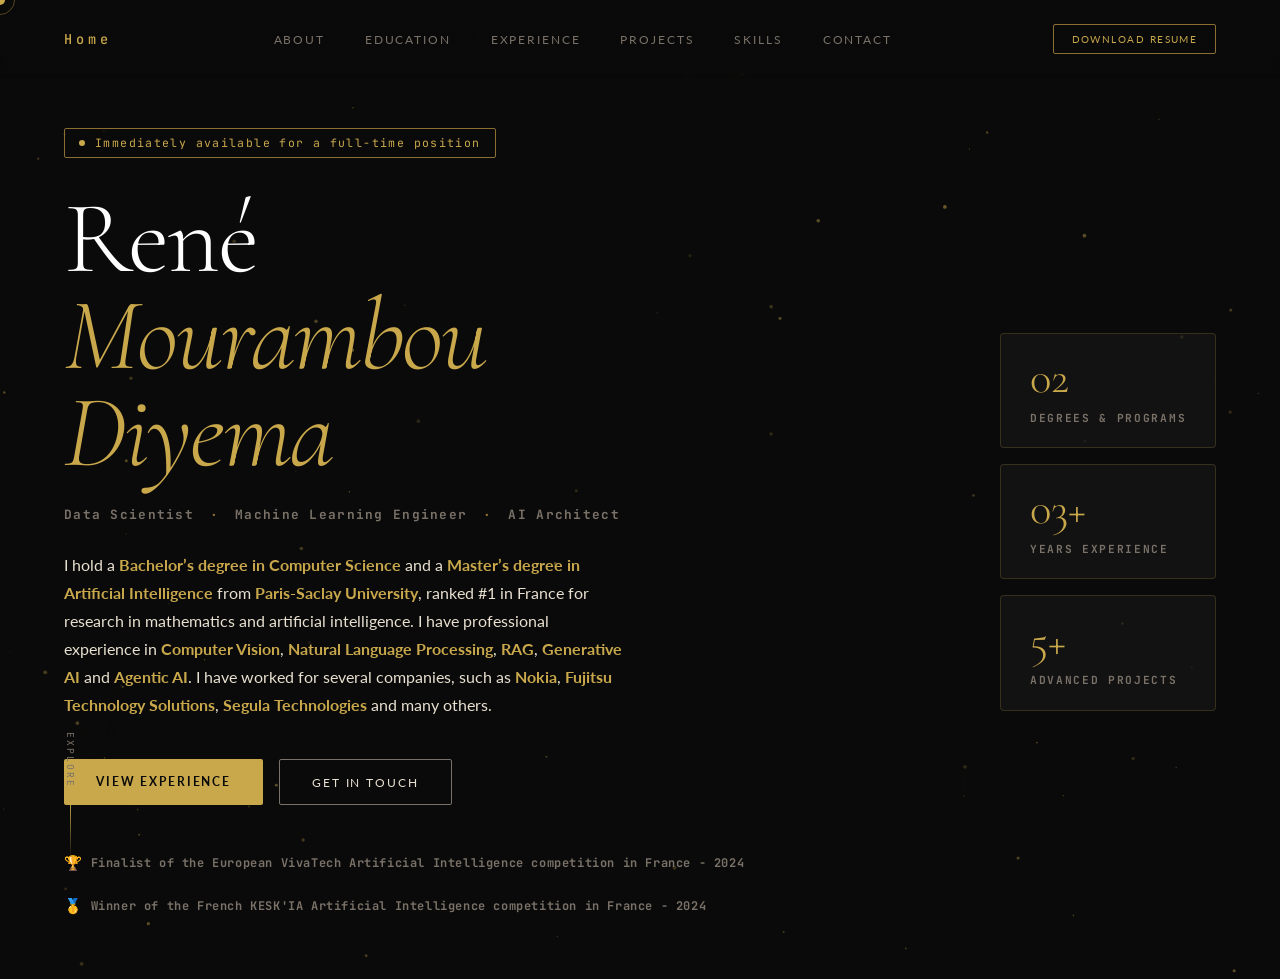
<file: index.html>
<!DOCTYPE html>
<html lang="en">
<head>
  <meta charset="UTF-8" />
  <meta name="viewport" content="width=device-width, initial-scale=1.0"/>
  <title>René Mourambou Diyema — Data Scientist — ML Engineer</title>
  <link rel="preconnect" href="https://fonts.googleapis.com"/>
  <link rel="preconnect" href="https://fonts.gstatic.com" crossorigin/>
  <link href="https://fonts.googleapis.com/css2?family=Cormorant+Garamond:ital,wght@0,300;0,400;0,600;1,300;1,400&family=JetBrains+Mono:wght@300;400;500&family=Lato:wght@300;400;700&display=swap" rel="stylesheet"/>
  <link rel="stylesheet" href="css/index.css"/>
</head>
<body>
  <div class="cursor" id="cursor"></div>
  <div class="cursor-trail" id="cursorTrail"></div>

  <nav class="nav">
    <div class="nav-logo">Home</div>
    <div class="nav-links">
      <a href="about.html">About</a>
      <a href="education.html">Education</a>
      <a href="experience.html">Experience</a>
      <a href="projects.html">Projects</a>
      <a href="skills.html">Skills</a>
      <a href="contact.html">Contact</a>
    </div>
    <a href="resume/Resume_Full_Time_Position_AI_2026.pdf" download class="nav-cv-btn">Download Resume</a>
    <button class="nav-burger" id="navBurger" aria-label="Menu">
      <span></span><span></span><span></span>
    </button>
  </nav>

  <div class="mobile-menu" id="mobileMenu">
    <a href="about.html">About</a>
    <a href="education.html">Education</a>
    <a href="experience.html">Experience</a>
    <a href="projects.html">Projects</a>
    <a href="skills.html">Skills</a>
    <a href="contact.html">Contact</a>
    <a href="resume/Resume_Full_Time_Position_AI_2026.pdf" download class="mobile-cv-btn">Download Resume</a>
  </div>

  <main class="hero">
    <div class="hero-bg">
      <canvas id="particleCanvas"></canvas>
    </div>

    <div class="hero-content">
      <div class="hero-tag animate-in" style="--delay:0.1s">
        <span class="dot"></span> Immediately available for a full-time position
      </div>

      <h1 class="hero-name animate-in" style="--delay:0.3s">
        René<br/>
        <em>Mourambou</em><br/>
        <em>Diyema</em><br/>
      </h1>

      <div class="hero-title animate-in" style="--delay:0.5s">
        <span>Data Scientist</span>
        <span class="separator">·</span>
        <span>Machine Learning Engineer</span>
        <span class="separator">·</span>
        <span>AI Architect</span>
      </div>

      <p class="hero-desc animate-in" style="--delay:0.7s">
        I hold a <strong>Bachelor’s degree in Computer Science</strong> and a <strong> Master’s degree in Artificial Intelligence </strong> from <strong>Paris-Saclay University</strong>, ranked #1 in France for research in mathematics and artificial intelligence. 
        I have professional experience in <strong>Computer Vision</strong>, <strong>Natural Language Processing</strong>, <strong>RAG</strong>, <strong>Generative AI</strong> and <strong>Agentic AI</strong>.
        I have worked for several companies, such as <strong>Nokia</strong>, <strong>Fujitsu Technology Solutions</strong>, <strong>Segula Technologies</strong> and many others.
      </p>

      <div class="hero-actions animate-in" style="--delay:0.9s">
        <a href="experience.html" class="btn-primary">View Experience</a>
        <a href="contact.html" class="btn-secondary">Get in touch</a>
      </div>

      <div class="hero-awards animate-in" style="--delay:1.1s">
        <div class="award">
          <span class="award-icon">🏆</span>
          <span>Finalist of the European VivaTech Artificial Intelligence competition in France - 2024</span>
        </div>
        <div class="award">
          <span class="award-icon">🥇</span>
          <span>Winner of the French KESK'IA Artificial Intelligence competition in France - 2024</span>
        </div>
      </div>
    </div>

    <div class="hero-side animate-in" style="--delay:0.6s">
      <div class="side-card" data-href="education.html">
        <span class="side-num">02</span>
        <span class="side-label">Degrees & Programs</span>
      </div>
      <div class="side-card" data-href="experience.html">
        <span class="side-num">03+</span>
        <span class="side-label">Years Experience</span>
      </div>
      <div class="side-card" data-href="projects.html">
        <span class="side-num">5+</span>
        <span class="side-label">Advanced Projects</span>
      </div>
    </div>
  </main>

  <div class="scroll-hint animate-in" style="--delay:1.4s">
    <span>Explore</span>
    <div class="scroll-line"></div>
  </div>

  <script src="js/index.js"></script>
</body>
</html>
</file>
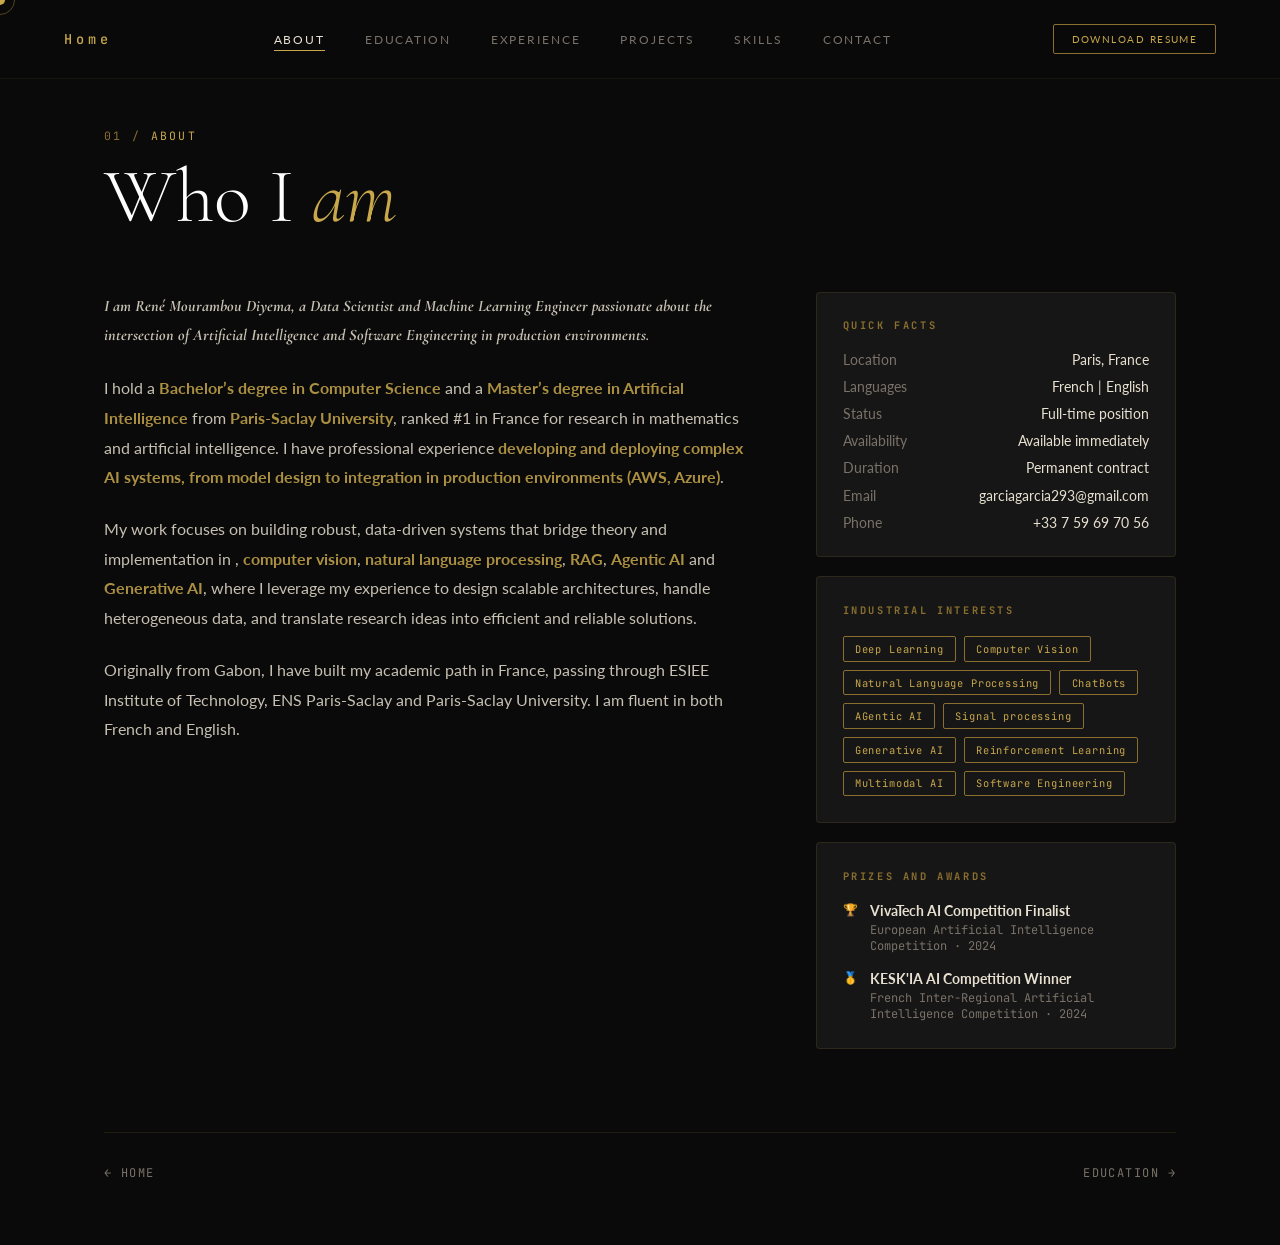
<file: about.html>
<!DOCTYPE html>
<html lang="en">
<head>
  <meta charset="UTF-8"/>
  <meta name="viewport" content="width=device-width, initial-scale=1.0"/>
  <title>About — René Mourambou Diyema</title>
  <link rel="preconnect" href="https://fonts.googleapis.com"/>
  <link rel="preconnect" href="https://fonts.gstatic.com" crossorigin/>
  <link href="https://fonts.googleapis.com/css2?family=Cormorant+Garamond:ital,wght@0,300;0,400;0,600;1,300;1,400&family=JetBrains+Mono:wght@300;400;500&family=Lato:wght@300;400;700&display=swap" rel="stylesheet"/>
  <link rel="stylesheet" href="css/about.css"/>
</head>
<body>
  <div class="cursor" id="cursor"></div>
  <div class="cursor-trail" id="cursorTrail"></div>

  <nav class="nav">
    <a href="index.html" class="nav-logo">Home</a>
    <div class="nav-links">
      <a href="about.html" class="active">About</a>
      <a href="education.html">Education</a>
      <a href="experience.html">Experience</a>
      <a href="projects.html">Projects</a>
      <a href="skills.html">Skills</a>
      <a href="contact.html">Contact</a>
    </div>
    <a href="resume/Resume_Full_Time_Position_AI_2026.pdf" download class="nav-cv-btn">Download Resume</a>
    <button class="nav-burger" id="navBurger" aria-label="Menu">
      <span></span><span></span><span></span>
    </button>
  </nav>

  <div class="mobile-menu" id="mobileMenu">
    <a href="about.html">About</a>
    <a href="education.html">Education</a>
    <a href="experience.html">Experience</a>
    <a href="projects.html">Projects</a>
    <a href="skills.html">Skills</a>
    <a href="contact.html">Contact</a>
    <a href="resume/Resume_Full_Time_Position_AI_2026.pdf" download class="mobile-cv-btn">Download Resume</a>
  </div>

  <main class="page">
    <div class="page-header">
      <div class="page-tag animate-in" style="--delay:0.1s">
        <span class="mono">01 /</span> About
      </div>
      <h1 class="page-title animate-in" style="--delay:0.25s">
        Who I <em>am</em>
      </h1>
    </div>

    <div class="about-grid">
      <div class="about-main animate-in" style="--delay:0.4s">
        <p class="lead">
          I am René Mourambou Diyema, a Data Scientist and Machine Learning Engineer passionate about
          the intersection of Artificial Intelligence and Software Engineering in production environments.
        </p>
        <p>
          I hold a <strong>Bachelor’s degree in Computer Science</strong> and a <strong>Master’s degree in Artificial Intelligence</strong> from 
          <strong>Paris-Saclay University</strong>, ranked #1 in France for research in mathematics and artificial intelligence. 
          I have professional experience <strong>developing and deploying complex AI systems, from model design to integration in production environments (AWS, Azure)</strong>.
        </p>
        <p>
          My work focuses on building robust, data-driven systems that bridge theory and implementation in , <strong>computer vision</strong>, <strong>natural language processing</strong>, <strong>RAG</strong>, <strong>Agentic AI</strong> and <strong>Generative AI</strong>, where I leverage
          my experience to design scalable architectures, handle heterogeneous data, and translate research ideas into efficient and reliable solutions.
        </p>
        <p>
          Originally from Gabon, I have built my academic path in France, passing through
          ESIEE Institute of Technology, ENS Paris-Saclay and Paris-Saclay University.
          I am fluent in both French and English.
        </p>
      </div>

      <div class="about-side">
        <div class="info-card animate-in" style="--delay:0.5s">
          <h3>Quick Facts</h3>
          <ul>
            <li><span class="label">Location</span><span class="value">Paris, France</span></li>
            <li><span class="label">Languages</span><span class="value">French | English</span></li>
            <li><span class="label">Status</span><span class="value">Full-time position</span></li>
            <li><span class="label">Availability</span><span class="value">Available immediately</span></li>
            <li><span class="label">Duration</span><span class="value">Permanent contract</span></li>
            <!--<li><span class="label">Email</span><span class="value">garciagarcia293@gmail.com</span></li>
            <li><span class="label">Phone</span><span class="value">+33 7 59 69 70 56</span></li>-->
            <li><span class="label">Email</span><span class="value" id="aboutEmail">––––––––––––––––––</span></li>
            <li><span class="label">Phone</span><span class="value" id="aboutPhone">––––––––––––––</span></li>
          </ul>
        </div>

        <div class="interests-card animate-in" style="--delay:0.65s">
          <h3>Industrial Interests</h3>
          <div class="tags">
            <span>Deep Learning</span>
            <span>Computer Vision</span>
            <span>Natural Language Processing</span>
            <span>ChatBots</span>
            <span>AGentic AI</span>
            <span>Signal processing</span>
            <span>Generative AI</span>
            <span>Reinforcement Learning</span>
            <span>Multimodal AI</span>
            <span>Software Engineering</span>
            
          </div>
        </div>

        <div class="awards-card animate-in" style="--delay:0.8s">
          <h3>Prizes and Awards</h3>
          <div class="award-item">
            <span class="award-icon">🏆</span>
            <div>
              <strong>VivaTech AI Competition Finalist</strong>
              <span>European Artificial Intelligence Competition · 2024</span>
            </div>
          </div>
          <div class="award-item">
            <span class="award-icon">🥇</span>
            <div>
              <strong>KESK'IA AI Competition Winner</strong>
              <span>French Inter-Regional Artificial Intelligence Competition · 2024</span>
            </div>
          </div>
        </div>
      </div>
    </div>

    <div class="nav-pages animate-in" style="--delay:1s">
      <a href="index.html" class="prev-page">← Home</a>
      <a href="education.html" class="next-page">Education →</a>
    </div>
  </main>

  <script src="js/about.js"></script>
</body>
</html>
</file>
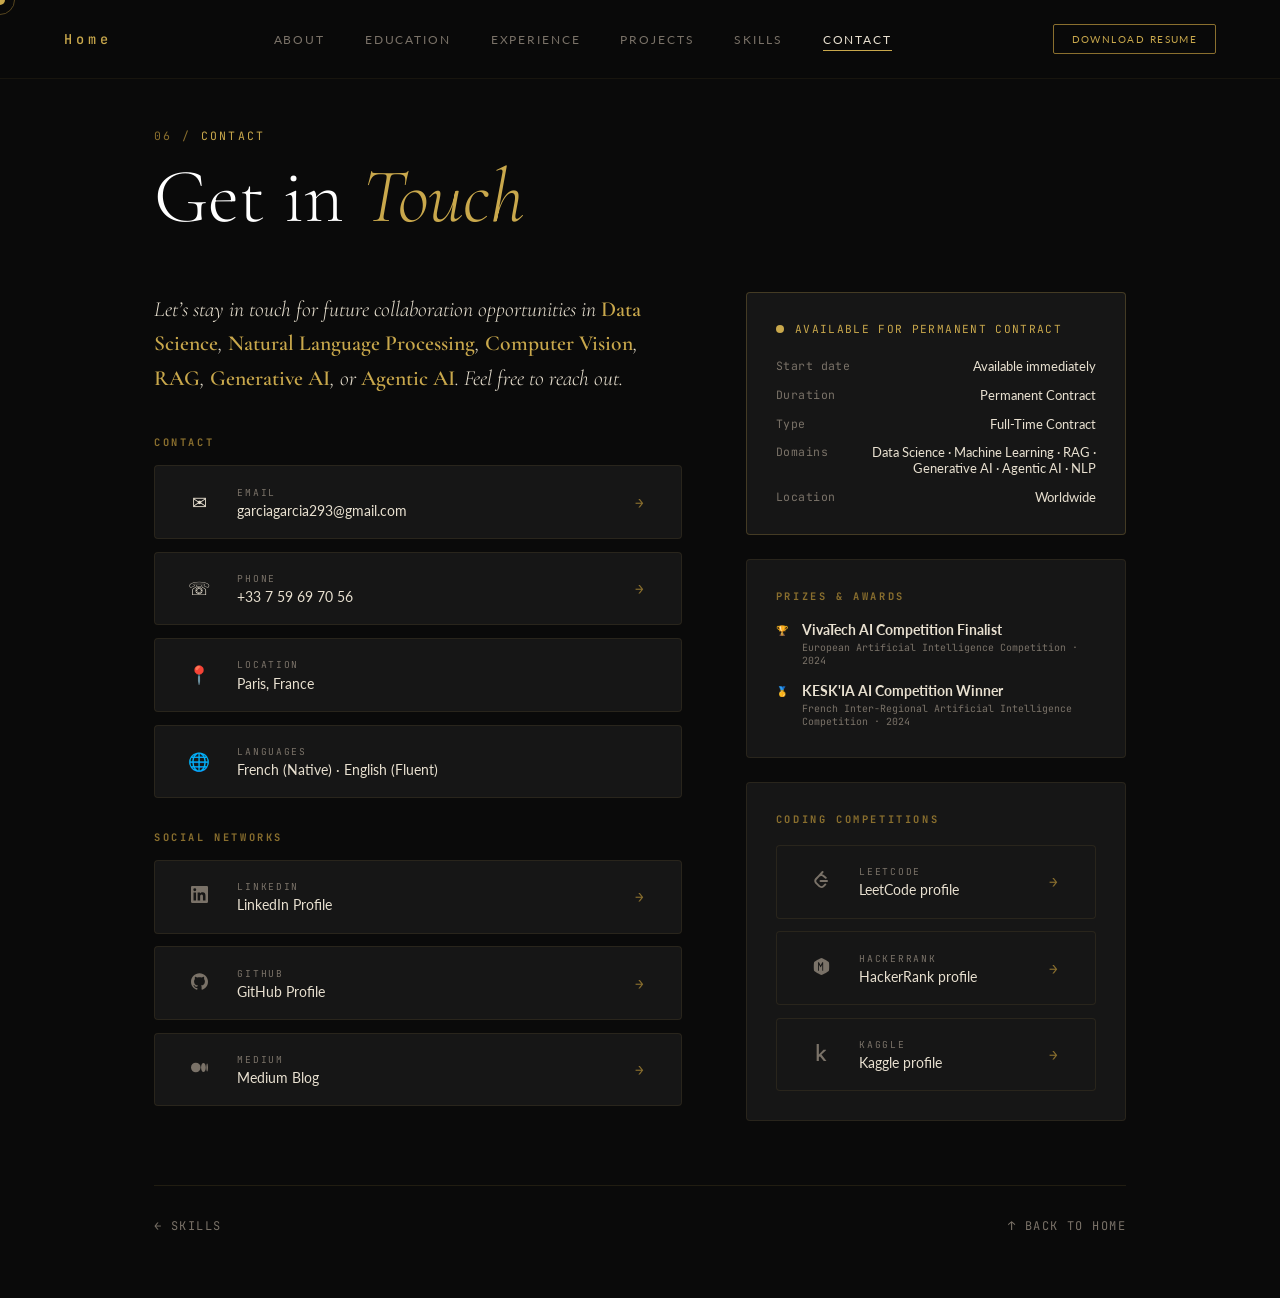
<file: contact.html>
<!DOCTYPE html>
<html lang="en">
<head>
  <meta charset="UTF-8"/>
  <meta name="viewport" content="width=device-width, initial-scale=1.0"/>
  <title>Contact — René Mourambou Diyema</title>
  <link rel="preconnect" href="https://fonts.googleapis.com"/>
  <link rel="preconnect" href="https://fonts.gstatic.com" crossorigin/>
  <link href="https://fonts.googleapis.com/css2?family=Cormorant+Garamond:ital,wght@0,300;0,400;0,600;1,300;1,400&family=JetBrains+Mono:wght@300;400;500&family=Lato:wght@300;400;700&display=swap" rel="stylesheet"/>
  <link rel="stylesheet" href="css/contact.css"/>
</head>
<body>
  <div class="cursor" id="cursor"></div>
  <div class="cursor-trail" id="cursorTrail"></div>

  <nav class="nav">
    <a href="index.html" class="nav-logo">Home</a>
    <div class="nav-links">
      <a href="about.html">About</a>
      <a href="education.html">Education</a>
      <a href="experience.html">Experience</a>
      <a href="projects.html">Projects</a>
      <a href="skills.html">Skills</a>
      <a href="contact.html" class="active">Contact</a>
    </div>
    <a href="resume/Resume_Full_Time_Position_AI_2026.pdf" download class="nav-cv-btn">Download Resume</a>
    <button class="nav-burger" id="navBurger" aria-label="Menu">
      <span></span><span></span><span></span>
    </button>
  </nav>
  <div class="mobile-menu" id="mobileMenu">
    <a href="about.html">About</a>
    <a href="education.html">Education</a>
    <a href="experience.html">Experience</a>
    <a href="projects.html">Projects</a>
    <a href="skills.html">Skills</a>
    <a href="contact.html">Contact</a>
    <a href="resume/Resume_Full_Time_Position_AI_2026.pdf" download class="mobile-cv-btn">Download Resume</a>
  </div>

  <main class="page">
    <div class="page-header">
      <div class="page-tag animate-in" style="--delay:0.1s"><span class="mono">06 /</span> Contact</div>
      <h1 class="page-title animate-in" style="--delay:0.25s">Get in <em>Touch</em></h1>
    </div>

    <div class="contact-layout">

      <div class="contact-left animate-in" style="--delay:0.4s">
        <p class="contact-intro">
          Let’s stay in touch for future collaboration opportunities in <strong>Data Science</strong>, <strong>Natural Language Processing</strong>, <strong>Computer Vision</strong>, <strong>RAG</strong>,
          <strong>Generative AI</strong>, or <strong>Agentic AI</strong>. Feel free to reach out.
        </p>

        <!--<div class="contact-items">
          <a class="contact-item" href="mailto:garciagarcia293@gmail.com">
            <div class="contact-icon">✉</div>
            <div class="contact-detail">
              <span class="contact-label">Email</span>
              <span class="contact-value">garciagarcia293@gmail.com</span>
            </div>
            <div class="contact-arrow">→</div>
          </a>
          <a class="contact-item" href="tel:+33759697056">
            <div class="contact-icon">☏</div>
            <div class="contact-detail">
              <span class="contact-label">Phone</span>
              <span class="contact-value">+33 7 59 69 70 56</span>
            </div>
            <div class="contact-arrow">→</div>
          </a>
          
          <div class="contact-item no-link">
            <div class="contact-icon">📍</div>
            <div class="contact-detail">
              <span class="contact-label">Location</span>
              <span class="contact-value">Paris, France</span>
            </div>
          </div>
          <div class="contact-item no-link">
            <div class="contact-icon">🌐</div>
            <div class="contact-detail">
              <span class="contact-label">Languages</span>
              <span class="contact-value">French (Native) · English (Fluent)</span>
            </div>
          </div>
          <button class="contact-item social-item" id="btnLinkedIn" aria-label="LinkedIn">
            <div class="contact-icon">
              <svg width="17" height="17" viewBox="0 0 24 24" fill="currentColor">
                <path d="M20.447 20.452h-3.554v-5.569c0-1.328-.027-3.037-1.852-3.037-1.853 0-2.136 1.445-2.136 2.939v5.667H9.351V9h3.414v1.561h.046c.477-.9 1.637-1.85 3.37-1.85 3.601 0 4.267 2.37 4.267 5.455v6.286zM5.337 7.433a2.062 2.062 0 01-2.063-2.065 2.064 2.064 0 112.063 2.065zm1.782 13.019H3.555V9h3.564v11.452zM22.225 0H1.771C.792 0 0 .774 0 1.729v20.542C0 23.227.792 24 1.771 24h20.451C23.2 24 24 23.227 24 22.271V1.729C24 .774 23.2 0 22.222 0h.003z"/>
              </svg>
            </div>
            <div class="contact-detail">
              <span class="contact-label">LinkedIn</span>
              <span class="contact-value">LinkedIn Profile</span>
            </div>
            <div class="contact-arrow">→</div>
          </button>

          <button class="contact-item social-item" id="btnGitHub" aria-label="GitHub">
            <div class="contact-icon">
              <svg width="17" height="17" viewBox="0 0 24 24" fill="currentColor">
                <path d="M12 .297c-6.63 0-12 5.373-12 12 0 5.303 3.438 9.8 8.205 11.385.6.113.82-.258.82-.577 0-.285-.01-1.04-.015-2.04-3.338.724-4.042-1.61-4.042-1.61C4.422 18.07 3.633 17.7 3.633 17.7c-1.087-.744.084-.729.084-.729 1.205.084 1.838 1.236 1.838 1.236 1.07 1.835 2.809 1.305 3.495.998.108-.776.417-1.305.76-1.605-2.665-.3-5.466-1.332-5.466-5.93 0-1.31.465-2.38 1.235-3.22-.135-.303-.54-1.523.105-3.176 0 0 1.005-.322 3.3 1.23.96-.267 1.98-.399 3-.405 1.02.006 2.04.138 3 .405 2.28-1.552 3.285-1.23 3.285-1.23.645 1.653.24 2.873.12 3.176.765.84 1.23 1.91 1.23 3.22 0 4.61-2.805 5.625-5.475 5.92.42.36.81 1.096.81 2.22 0 1.606-.015 2.896-.015 3.286 0 .315.21.69.825.57C20.565 22.092 24 17.592 24 12.297c0-6.627-5.373-12-12-12"/>
              </svg>
            </div>
            <div class="contact-detail">
              <span class="contact-label">GitHub</span>
              <span class="contact-value">GitHub Profile</span>
            </div>
            <div class="contact-arrow">→</div>
          </button>

          <button class="contact-item social-item" id="btnMedium" aria-label="Medium">
            <div class="contact-icon">
              <svg width="17" height="17" viewBox="0 0 24 24" fill="currentColor">
                <path d="M13.54 12a6.8 6.8 0 01-6.77 6.82A6.8 6.8 0 010 12a6.8 6.8 0 016.77-6.82A6.8 6.8 0 0113.54 12zM20.96 12c0 3.54-1.51 6.42-3.38 6.42-1.87 0-3.39-2.88-3.39-6.42s1.52-6.42 3.39-6.42 3.38 2.88 3.38 6.42M24 12c0 3.17-.53 5.75-1.19 5.75-.66 0-1.19-2.58-1.19-5.75s.53-5.75 1.19-5.75C23.47 6.25 24 8.83 24 12z"/>
              </svg>
            </div>
            <div class="contact-detail">
              <span class="contact-label">Medium</span>
              <span class="contact-value">Medium Blog</span>
            </div>
            <div class="contact-arrow">→</div>
          </button>
        </div>-->
        <div class="contact-group">
          <h3 class="contact-group-title">Contact</h3>
          <div class="contact-items">
            <!--<a class="contact-item" href="mailto:garciagarcia293@gmail.com">
              <div class="contact-icon">✉</div>
              <div class="contact-detail">
                <span class="contact-label">Email</span>
                <span class="contact-value">garciagarcia293@gmail.com</span>
              </div>
              <div class="contact-arrow">→</div>
            </a>
            <a class="contact-item" href="tel:+33759697056">
              <div class="contact-icon">☏</div>
              <div class="contact-detail">
                <span class="contact-label">Phone</span>
                <span class="contact-value">+33 7 59 69 70 56</span>
              </div>
              <div class="contact-arrow">→</div>
            </a>-->
            <button class="contact-item social-item" id="btnEmail" aria-label="Email">
              <div class="contact-icon">✉</div>
              <div class="contact-detail">
                <span class="contact-label">Email</span>
                <span class="contact-value" id="emailValue">––––––––––––––––––</span>
              </div>
              <div class="contact-arrow">→</div>
            </button>

            <button class="contact-item social-item" id="btnPhone" aria-label="Phone">
              <div class="contact-icon">☏</div>
              <div class="contact-detail">
                <span class="contact-label">Phone</span>
                <span class="contact-value" id="phoneValue">––––––––––––––</span>
              </div>
              <div class="contact-arrow">→</div>
            </button>
            
            <div class="contact-item no-link">
              <div class="contact-icon">📍</div>
              <div class="contact-detail">
                <span class="contact-label">Location</span>
                <span class="contact-value">Paris, France</span>
              </div>
            </div>
            <div class="contact-item no-link">
              <div class="contact-icon">🌐</div>
              <div class="contact-detail">
                <span class="contact-label">Languages</span>
                <span class="contact-value">French (Native) · English (Fluent)</span>
              </div>
            </div>
          </div>
        </div>

        <div class="contact-group">
          <h3 class="contact-group-title">Social Networks</h3>
          <div class="contact-items">
            <button class="contact-item social-item" id="btnLinkedIn" aria-label="LinkedIn">
              <div class="contact-icon">
                <svg width="17" height="17" viewBox="0 0 24 24" fill="currentColor">
                  <path d="M20.447 20.452h-3.554v-5.569c0-1.328-.027-3.037-1.852-3.037-1.853 0-2.136 1.445-2.136 2.939v5.667H9.351V9h3.414v1.561h.046c.477-.9 1.637-1.85 3.37-1.85 3.601 0 4.267 2.37 4.267 5.455v6.286zM5.337 7.433a2.062 2.062 0 01-2.063-2.065 2.064 2.064 0 112.063 2.065zm1.782 13.019H3.555V9h3.564v11.452zM22.225 0H1.771C.792 0 0 .774 0 1.729v20.542C0 23.227.792 24 1.771 24h20.451C23.2 24 24 23.227 24 22.271V1.729C24 .774 23.2 0 22.222 0h.003z"/>
                </svg>
              </div>
              <div class="contact-detail">
                <span class="contact-label">LinkedIn</span>
                <span class="contact-value">LinkedIn Profile</span>
              </div>
              <div class="contact-arrow">→</div>
            </button>
            <button class="contact-item social-item" id="btnGitHub" aria-label="GitHub">
              <div class="contact-icon">
                <svg width="17" height="17" viewBox="0 0 24 24" fill="currentColor">
                  <path d="M12 .297c-6.63 0-12 5.373-12 12 0 5.303 3.438 9.8 8.205 11.385.6.113.82-.258.82-.577 0-.285-.01-1.04-.015-2.04-3.338.724-4.042-1.61-4.042-1.61C4.422 18.07 3.633 17.7 3.633 17.7c-1.087-.744.084-.729.084-.729 1.205.084 1.838 1.236 1.838 1.236 1.07 1.835 2.809 1.305 3.495.998.108-.776.417-1.305.76-1.605-2.665-.3-5.466-1.332-5.466-5.93 0-1.31.465-2.38 1.235-3.22-.135-.303-.54-1.523.105-3.176 0 0 1.005-.322 3.3 1.23.96-.267 1.98-.399 3-.405 1.02.006 2.04.138 3 .405 2.28-1.552 3.285-1.23 3.285-1.23.645 1.653.24 2.873.12 3.176.765.84 1.23 1.91 1.23 3.22 0 4.61-2.805 5.625-5.475 5.92.42.36.81 1.096.81 2.22 0 1.606-.015 2.896-.015 3.286 0 .315.21.69.825.57C20.565 22.092 24 17.592 24 12.297c0-6.627-5.373-12-12-12"/>
                </svg>
              </div>
              <div class="contact-detail">
                <span class="contact-label">GitHub</span>
                <span class="contact-value">GitHub Profile</span>
              </div>
              <div class="contact-arrow">→</div>
            </button>
            <button class="contact-item social-item" id="btnMedium" aria-label="Medium">
              <div class="contact-icon">
                <svg width="17" height="17" viewBox="0 0 24 24" fill="currentColor">
                  <path d="M13.54 12a6.8 6.8 0 01-6.77 6.82A6.8 6.8 0 010 12a6.8 6.8 0 016.77-6.82A6.8 6.8 0 0113.54 12zM20.96 12c0 3.54-1.51 6.42-3.38 6.42-1.87 0-3.39-2.88-3.39-6.42s1.52-6.42 3.39-6.42 3.38 2.88 3.38 6.42M24 12c0 3.17-.53 5.75-1.19 5.75-.66 0-1.19-2.58-1.19-5.75s.53-5.75 1.19-5.75C23.47 6.25 24 8.83 24 12z"/>
                </svg>
              </div>
              <div class="contact-detail">
                <span class="contact-label">Medium</span>
                <span class="contact-value">Medium Blog</span>
              </div>
              <div class="contact-arrow">→</div>
            </button>
          </div>
        </div>

      </div>

      <div class="contact-right animate-in" style="--delay:0.55s">
        <div class="availability-card">
          <div class="avail-header">
            <span class="avail-dot"></span>
            <span>Available for Permanent Contract</span>
          </div>
          <div class="avail-detail">
            <div class="avail-row">
              <span>Start date</span><span>Available immediately</span>
            </div>
            <div class="avail-row">
              <span>Duration</span><span>Permanent Contract</span>
            </div>
            <div class="avail-row">
              <span>Type</span><span>Full-Time Contract</span>
            </div>
            <div class="avail-row">
              <span>Domains</span><span>Data Science · Machine Learning · RAG · Generative AI · Agentic AI · NLP</span>
            </div>
            <div class="avail-row">
              <span>Location</span><span>Worldwide</span>
            </div>
          </div>
        </div>

        <div class="awards-summary">
          <h3>Prizes & Awards</h3>
          <div class="award-row">
            <span class="award-badge">🏆 </span>
            <div>
              <strong>VivaTech AI Competition Finalist</strong>
              <span>European Artificial Intelligence Competition · 2024</span>
            </div>
          </div>
          <div class="award-row">
            <span class="award-badge">🥇 </span>
            <div>
              <strong>KESK'IA AI Competition Winner</strong>
              <span>French Inter-Regional Artificial Intelligence Competition · 2024</span>
            </div>
          </div>
        </div>

        <div class="coding-card animate-in" style="--delay:0.95s">
          <h3>Coding Competitions</h3>

          <button class="contact-item social-item" id="btnLeetCode" aria-label="LeetCode">
            <div class="contact-icon">
              <svg width="17" height="17" viewBox="0 0 24 24" fill="currentColor">
                <path d="M13.483 0a1.374 1.374 0 0 0-.961.438L7.116 6.226l-3.854 4.126a5.266 5.266 0 0 0-1.209 2.104 5.35 5.35 0 0 0-.125.513 5.527 5.527 0 0 0 .062 2.362 5.83 5.83 0 0 0 .349 1.017 5.938 5.938 0 0 0 1.271 1.818l4.277 4.193.039.038c2.248 2.165 5.852 2.133 8.063-.074l2.396-2.392c.54-.54.54-1.414.003-1.955a1.378 1.378 0 0 0-1.951-.003l-2.396 2.392a3.021 3.021 0 0 1-4.205.038l-.02-.019-4.276-4.193c-.652-.64-.972-1.469-.948-2.263a2.68 2.68 0 0 1 .066-.523 2.545 2.545 0 0 1 .619-1.164L9.13 8.114c1.058-1.134 3.204-1.27 4.43-.278l3.501 2.831c.593.48 1.461.387 1.94-.207a1.384 1.384 0 0 0-.207-1.943l-3.5-2.831c-.8-.647-1.766-1.045-2.774-1.202l2.015-2.158A1.384 1.384 0 0 0 13.483 0zm-2.866 12.815a1.38 1.38 0 0 0-1.38 1.382 1.38 1.38 0 0 0 1.38 1.382H19.8a1.38 1.38 0 0 0 1.38-1.382 1.38 1.38 0 0 0-1.38-1.382z"/>
              </svg>
            </div>
            <div class="contact-detail">
              <span class="contact-label">LeetCode</span>
              <span class="contact-value">LeetCode profile</span>
            </div>
            <div class="contact-arrow">→</div>
          </button>

          <button class="contact-item social-item" id="btnHackerRank" aria-label="HackerRank">
            <div class="contact-icon">
              <svg width="17" height="17" viewBox="0 0 24 24" fill="currentColor">
                <path d="M12 0c1.285 0 9.75 4.886 10.392 6 .645 1.115.645 10.885 0 12S13.287 24 12 24C10.712 24 2.25 19.114 1.608 18 .963 16.885.963 7.115 1.608 6 2.253 4.886 10.715 0 12 0zm2.205 6.015h-.592c-.415 0-.43.006-.5.143l-2.245 4.15a.128.128 0 0 1-.12.072.128.128 0 0 1-.12-.072l-2.245-4.15c-.07-.137-.085-.143-.5-.143h-.592c-.073 0-.134.061-.134.134v11.85c0 .074.061.135.134.135h.973c.073 0 .134-.061.134-.135V9.075l1.917 3.55c.13.24.218.33.433.33h.001c.215 0 .302-.09.433-.33l1.917-3.55V17.999c0 .074.061.135.134.135h.972c.073 0 .134-.061.134-.135V6.15c0-.073-.061-.134-.134-.134z"/>
              </svg>
            </div>
            <div class="contact-detail">
              <span class="contact-label">HackerRank</span>
              <span class="contact-value">HackerRank profile</span>
            </div>
            <div class="contact-arrow">→</div>
          </button>

          <button class="contact-item social-item" id="btnKaggle" aria-label="Kaggle">
            <div class="contact-icon">
              <svg width="17" height="17" viewBox="0 0 24 24" fill="currentColor">
                <path d="M18.825 23.859c-.022.092-.117.141-.281.141h-3.139c-.187 0-.351-.082-.492-.248l-5.178-6.589-1.448 1.374v5.111c0 .235-.117.352-.351.352H5.505c-.236 0-.354-.117-.354-.352V.353c0-.233.118-.353.354-.353h2.431c.234 0 .351.12.351.353v14.343l6.203-6.272c.165-.165.33-.246.495-.246h3.239c.144 0 .236.06.285.18.046.149.034.27-.036.361l-6.555 6.237 6.836 8.529c.095.104.117.208.07.334z"/>
              </svg>
            </div>
            <div class="contact-detail">
              <span class="contact-label">Kaggle</span>
              <span class="contact-value">Kaggle profile</span>
            </div>
            <div class="contact-arrow">→</div>
          </button>
        </div>

      </div>

    </div>

    <div class="nav-pages animate-in" style="--delay:1s">
      <a href="skills.html" class="prev-page">← Skills</a>
      <a href="index.html" class="next-page">↑ Back to Home</a>
    </div>
  </main>

  <script src="js/contact.js"></script>
</body>
</html>
</file>
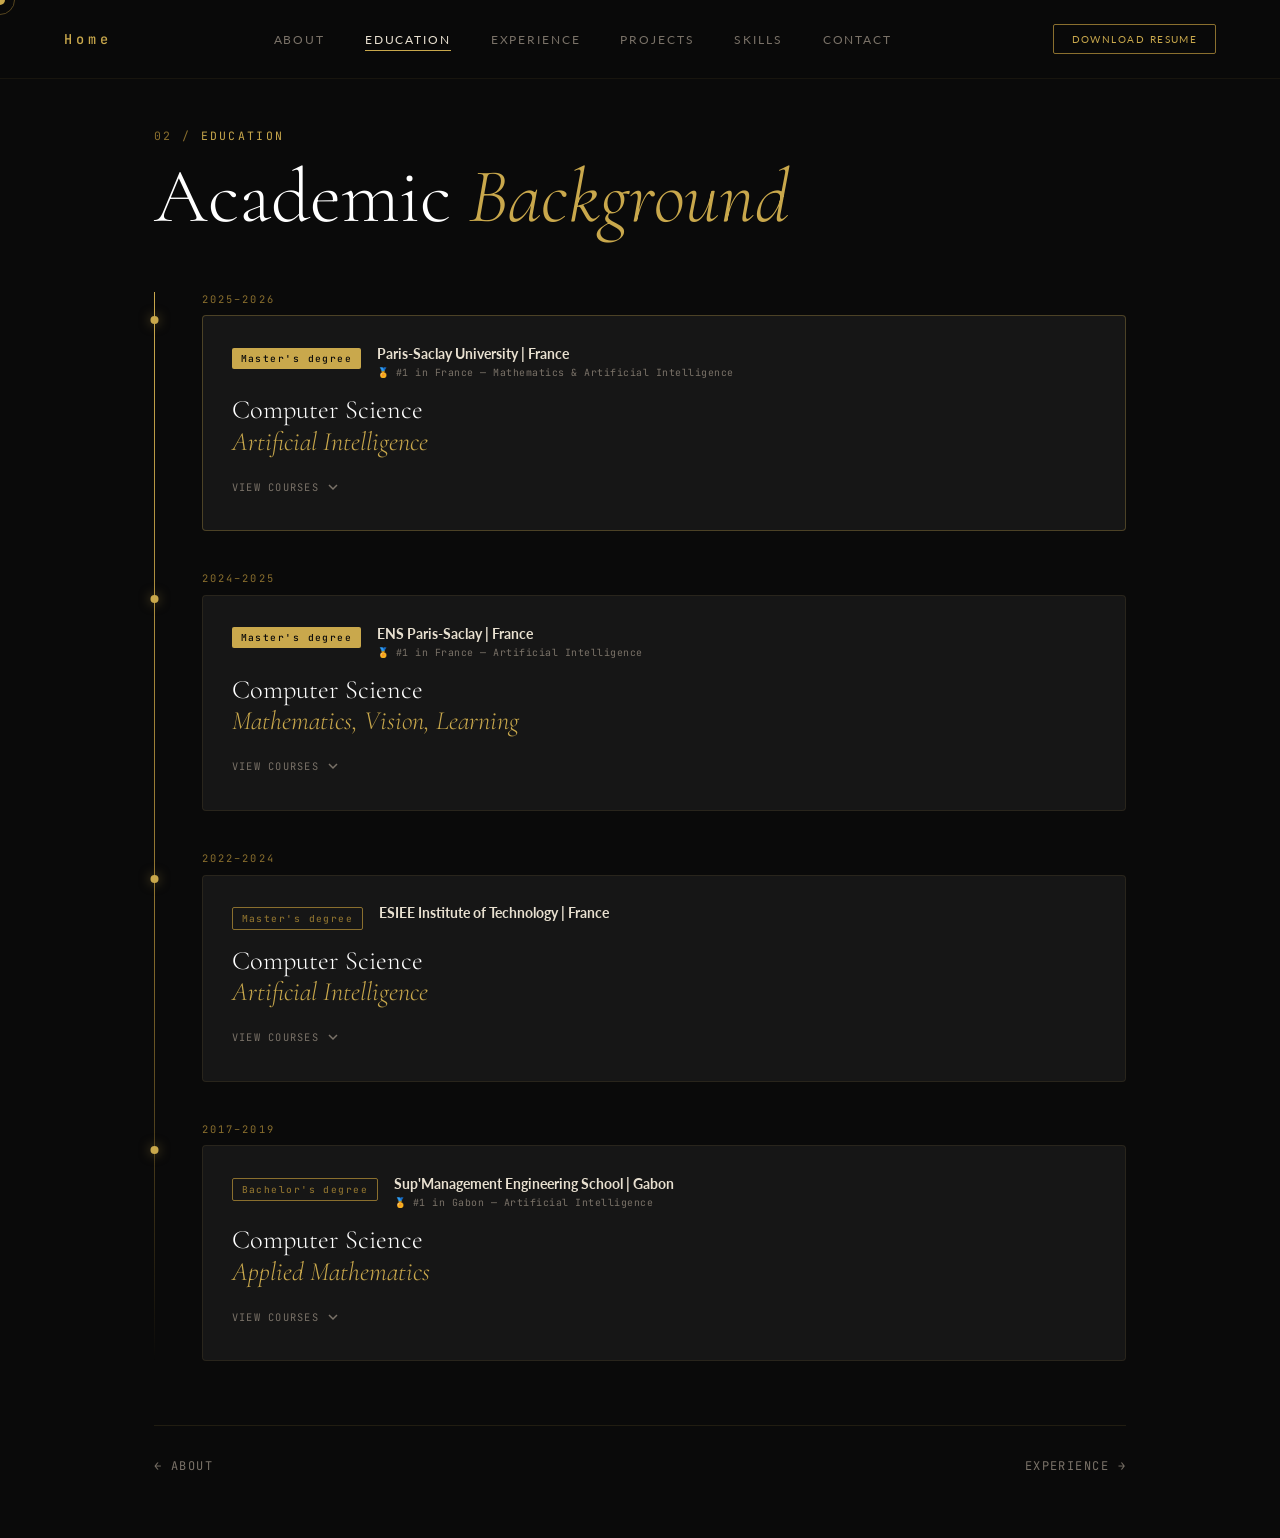
<file: education.html>
<!DOCTYPE html>
<html lang="en">
<head>
  <meta charset="UTF-8"/>
  <meta name="viewport" content="width=device-width, initial-scale=1.0"/>
  <title>Education — René Mourambou Diyema</title>
  <link rel="preconnect" href="https://fonts.googleapis.com"/>
  <link rel="preconnect" href="https://fonts.gstatic.com" crossorigin/>
  <link href="https://fonts.googleapis.com/css2?family=Cormorant+Garamond:ital,wght@0,300;0,400;0,600;1,300;1,400&family=JetBrains+Mono:wght@300;400;500&family=Lato:wght@300;400;700&display=swap" rel="stylesheet"/>
  <link rel="stylesheet" href="css/education.css"/>
</head>
<body>
  <div class="cursor" id="cursor"></div>
  <div class="cursor-trail" id="cursorTrail"></div>

  <nav class="nav">
    <a href="index.html" class="nav-logo">Home</a>
    <div class="nav-links">
      <a href="about.html">About</a>
      <a href="education.html" class="active">Education</a>
      <a href="experience.html">Experience</a>
      <a href="projects.html">Projects</a>
      <a href="skills.html">Skills</a>
      <a href="contact.html">Contact</a>
    </div>
    <a href="resume/Resume_Full_Time_Position_AI_2026.pdf" download class="nav-cv-btn">Download Resume</a>
    <button class="nav-burger" id="navBurger" aria-label="Menu">
      <span></span><span></span><span></span>
    </button>
  </nav>
  <div class="mobile-menu" id="mobileMenu">
    <a href="about.html">About</a>
    <a href="education.html">Education</a>
    <a href="experience.html">Experience</a>
    <a href="projects.html">Projects</a>
    <a href="skills.html">Skills</a>
    <a href="contact.html">Contact</a>
    <a href="resume/Resume_Full_Time_Position_AI_2026.pdf" download class="mobile-cv-btn">Download Resume</a>
  </div>

  <main class="page">
    <div class="page-header">
      <div class="page-tag animate-in" style="--delay:0.1s"><span class="mono">02 /</span> Education</div>
      <h1 class="page-title animate-in" style="--delay:0.25s">Academic <em>Background</em></h1>
    </div>

    <div class="timeline">

      <div class="timeline-item animate-in" style="--delay:0.4s">
        <div class="timeline-year">2025–2026</div>
        <div class="timeline-card" data-active="true">
          <div class="card-header">
            <div class="degree-badge">Master's degree</div>
            <div class="card-meta">
              <span class="uni">Paris-Saclay University | France</span>
              <span class="rank">🏅 #1 in France — Mathematics & Artificial Intelligence</span>
            </div>
          </div>
          <h2 class="degree-title">Computer Science<br/><em>Artificial Intelligence</em></h2>
          <div class="courses-toggle" data-id="edu1">
            <span>View Courses</span>
            <svg width="12" height="12" viewBox="0 0 12 12"><path d="M2 4l4 4 4-4" stroke="currentColor" stroke-width="1.5" fill="none"/></svg>
          </div>
          <div class="courses-list" id="edu1">
            <span>Image Mining</span>
            <span>Computer Vision</span>
            <span>Deep Learning</span>
            <span>Natural Language Processing</span>
            <span>Automated Speech & Language Processing</span>
            <span>Text Mining & Chatbot</span>
            <span>Large Language Models</span>
            <span>Reinforcement Learning</span>
            <span>Learning Theory & Advanced Machine Learning</span>
            <span>Probabilistic Generative Models</span>
            <span>Signal Processing</span>
            <span>Advanced Optimisation</span>
            <span>Automated Machine Learning</span>
          </div>
        </div>
      </div>
      
      <!--
        <div class="timeline-item animate-in" style="--delay:0.5s">
          <div class="timeline-year">2025–2026</div>
          <div class="timeline-card" data-active="true">
            <div class="card-header">
              <div class="degree-badge">MSc</div>
              <div class="card-meta">
                <span class="uni">Gustave Eiffel & Paris-Est Créteil Universities</span>
              </div>
            </div>
            <h2 class="degree-title">Applied Mathematics<br/><em>Probability & Statistics</em></h2>
            <div class="courses-toggle" data-id="edu2">
              <span>View Courses</span>
              <svg width="12" height="12" viewBox="0 0 12 12"><path d="M2 4l4 4 4-4" stroke="currentColor" stroke-width="1.5" fill="none"/></svg>
            </div>
            <div class="courses-list" id="edu2">
              <span>High-Dimensional Statistics & Stochastic Calculus</span>
              <span>Stochastic Algorithms & Discrete Markov Chains</span>
              <span>Deterministic & Stochastic Approximation</span>
              <span>Empirical Estimation — Extreme Values</span>
              <span>Fractional Models in Finance</span>
              <span>High-Frequency Financial Data & Risk</span>
            </div>
          </div>
        </div>
      -->

      <div class="timeline-item animate-in" style="--delay:0.6s">
        <div class="timeline-year">2024–2025</div>
        <div class="timeline-card">
          <div class="card-header">
            <div class="degree-badge">Master's degree</div>
            <div class="card-meta">
              <span class="uni">ENS Paris-Saclay | France</span>
              <span class="rank">🏅 #1 in France — Artificial Intelligence</span>
            </div>
          </div>
          <h2 class="degree-title">Computer Science<br/><em>Mathematics, Vision, Learning</em></h2>
          <div class="courses-toggle" data-id="edu3">
            <span>View Courses</span>
            <svg width="12" height="12" viewBox="0 0 12 12"><path d="M2 4l4 4 4-4" stroke="currentColor" stroke-width="1.5" fill="none"/></svg>
          </div>
          <div class="courses-list" id="edu3">
            <span>Statistical & Bayesian Machine Learning</span>
            <span>Probabilistic Graphical Models & Deep Generative Models</span>
            <span>Signal Processing</span>
            <span>Large Language Models</span>
            <span>Vision Language Models</span>
            <span>Algorithms for Speech & Natural Language Processing</span>
            <span>Object Recognition</span>
            <span>Convex Optimisation & Machine Learning Applications</span>
            <span>Advanced Deep Learning</span>
            <span>Image Restoration & Computer Vision</span>
          </div>
        </div>
      </div>

      <div class="timeline-item animate-in" style="--delay:0.7s">
        <div class="timeline-year">2022–2024</div>
        <div class="timeline-card">
          <div class="card-header">
            <div class="degree-badge bsc">Master's degree</div>
            <div class="card-meta">
              <span class="uni">ESIEE Institute of Technology | France</span>
              <span class="rank"></span>
            </div>
          </div>
          <h2 class="degree-title">Computer Science<br/><em>Artificial Intelligence</em></h2>
          <div class="courses-toggle" data-id="edu4">
            <span>View Courses</span>
            <svg width="12" height="12" viewBox="0 0 12 12"><path d="M2 4l4 4 4-4" stroke="currentColor" stroke-width="1.5" fill="none"/></svg>
          </div>
          <div class="courses-list" id="edu4">
            <span>Advanced Calculus & Linear Algebra</span>
            <span>Probability & Statistics</span>
            <span>Computer Vision & Image Processing</span>
            <span>Advanced Machine Learning</span>
            <span>Advanced Deep Learning & Natural Language Processing</span>
          </div>
        </div>
      </div>

      <div class="timeline-item animate-in" style="--delay:0.8s">
        <div class="timeline-year">2017–2019</div>
        <div class="timeline-card">
          <div class="card-header">
            <div class="degree-badge bsc">Bachelor's degree</div>
            <div class="card-meta">
              <span class="uni">Sup'Management Engineering School | Gabon</span>
              <span class="rank">🏅 #1 in Gabon — Artificial Intelligence</span>
            </div>
          </div>
          <h2 class="degree-title">Computer Science<br/><em>Applied Mathematics</em></h2>
          <div class="courses-toggle" data-id="edu5">
            <span>View Courses</span>
            <svg width="12" height="12" viewBox="0 0 12 12"><path d="M2 4l4 4 4-4" stroke="currentColor" stroke-width="1.5" fill="none"/></svg>
          </div>
          <div class="courses-list" id="edu5">
            <span>Linear Algebra & Calculus</span>
            <span>Probability & Statistics</span>
            <span>Advanced Python & C++</span>
            <span>SQL</span>
            <span>Graph Theory</span>
            <span>Algorithms & Data Structures</span>
          </div>
        </div>
      </div>

    </div>

    <div class="nav-pages animate-in" style="--delay:1.1s">
      <a href="about.html" class="prev-page">← About</a>
      <a href="experience.html" class="next-page">Experience →</a>
    </div>
  </main>

  <script src="js/education.js"></script>
</body>
</html>
</file>
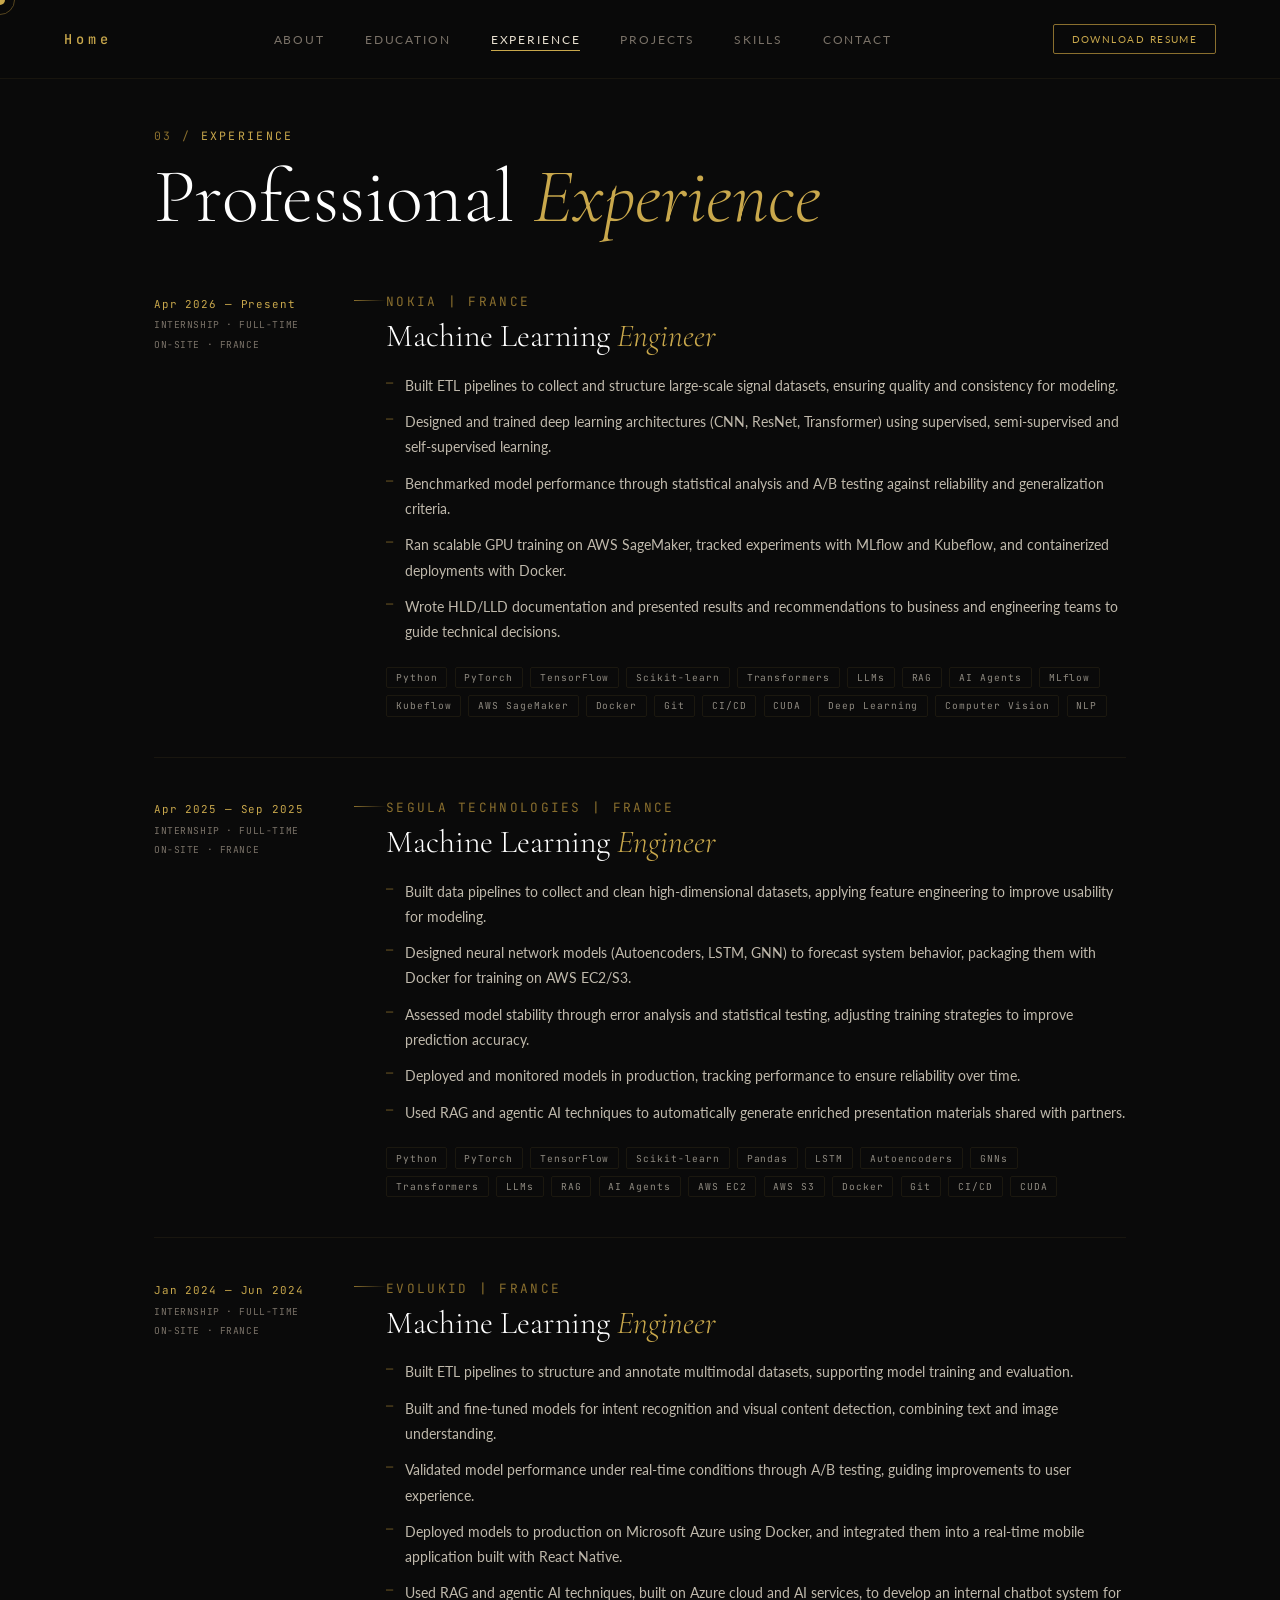
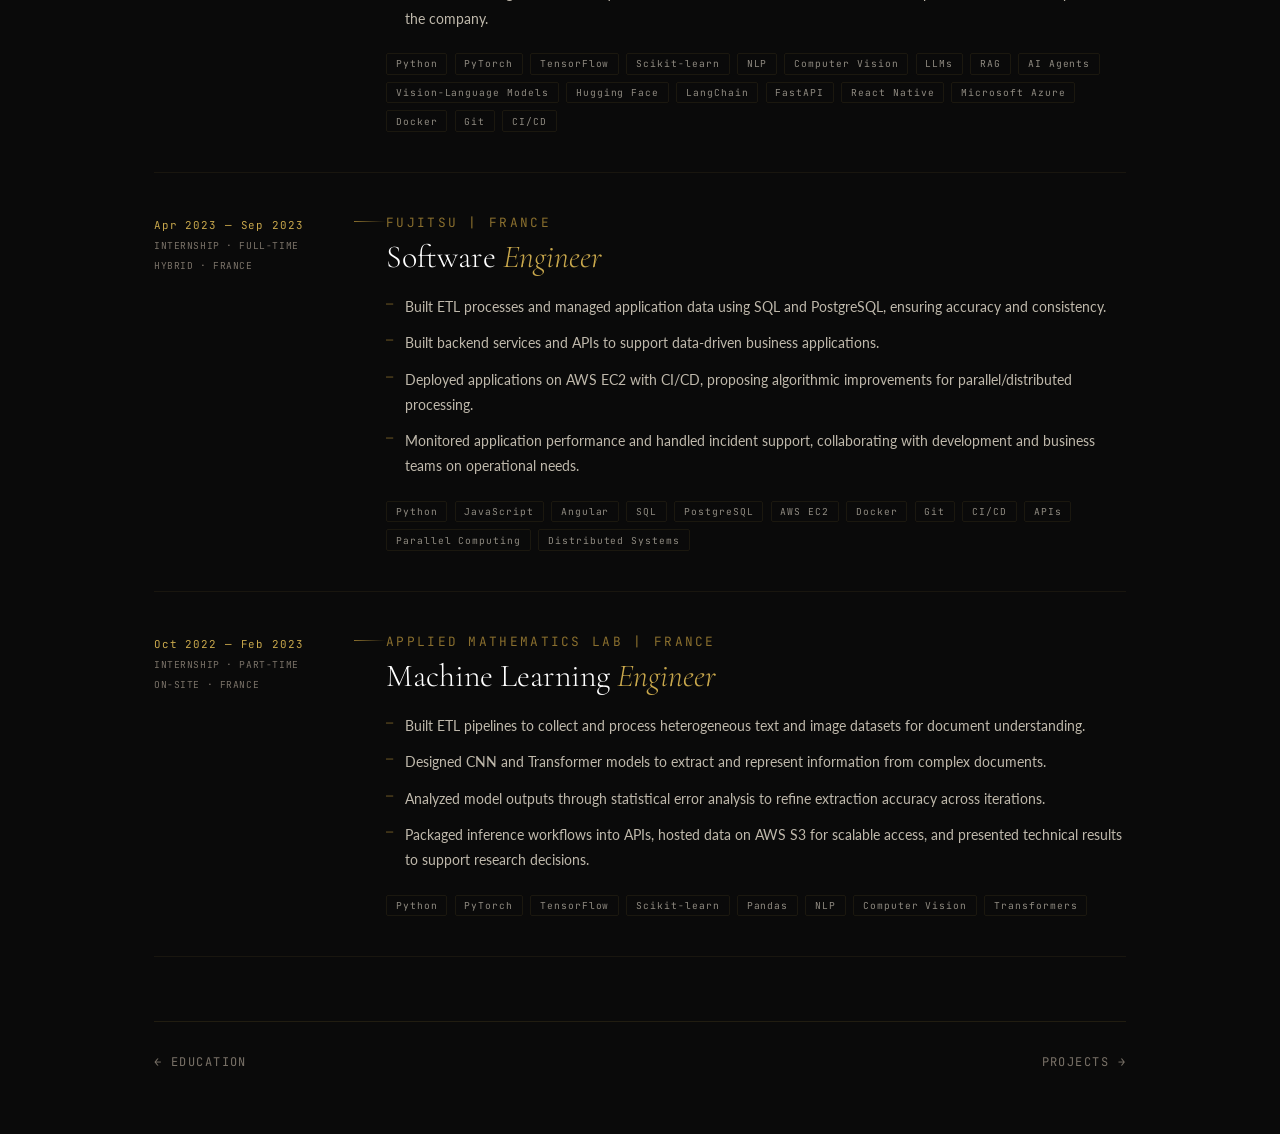
<file: experience.html>
<!DOCTYPE html>
<html lang="en">
<head>
  <meta charset="UTF-8"/>
  <meta name="viewport" content="width=device-width, initial-scale=1.0"/>
  <title>Experience — René Mourambou Diyema</title>
  <link rel="preconnect" href="https://fonts.googleapis.com"/>
  <link rel="preconnect" href="https://fonts.gstatic.com" crossorigin/>
  <link href="https://fonts.googleapis.com/css2?family=Cormorant+Garamond:ital,wght@0,300;0,400;0,600;1,300;1,400&family=JetBrains+Mono:wght@300;400;500&family=Lato:wght@300;400;700&display=swap" rel="stylesheet"/>
  <link rel="stylesheet" href="css/experience.css"/>
</head>
<body>
  <div class="cursor" id="cursor"></div>
  <div class="cursor-trail" id="cursorTrail"></div>

  <nav class="nav">
    <a href="index.html" class="nav-logo">Home</a>
    <div class="nav-links">
      <a href="about.html">About</a>
      <a href="education.html">Education</a>
      <a href="experience.html" class="active">Experience</a>
      <a href="projects.html">Projects</a>
      <a href="skills.html">Skills</a>
      <a href="contact.html">Contact</a>
    </div>
    <a href="resume/Resume_Full_Time_Position_AI_2026.pdf" download class="nav-cv-btn">Download Resume</a>
    <button class="nav-burger" id="navBurger" aria-label="Menu">
      <span></span><span></span><span></span>
    </button>
  </nav>
  <div class="mobile-menu" id="mobileMenu">
    <a href="about.html">About</a>
    <a href="education.html">Education</a>
    <a href="experience.html">Experience</a>
    <a href="projects.html">Projects</a>
    <a href="skills.html">Skills</a>
    <a href="contact.html">Contact</a>
    <a href="resume/Resume_Full_Time_Position_AI_2026.pdf" download class="mobile-cv-btn">Download Resume</a>
  </div>

  <main class="page">
    <div class="page-header">
      <div class="page-tag animate-in" style="--delay:0.1s"><span class="mono">03 /</span> Experience</div>
      <h1 class="page-title animate-in" style="--delay:0.25s">Professional <em>Experience</em></h1>
    </div>

    <div class="exp-list">

    <!-- EXP 1 -->
    <article class="exp-card animate-in" style="--delay:0.4s">
      <div class="exp-left">
        <div class="exp-period">Apr 2026 — Present</div>
        <div class="exp-type">Internship · Full-Time</div>
        <div class="exp-type">On-site · France</div>
        <div class="exp-connector"></div>
      </div>

      <div class="exp-body">
        <div class="exp-company">Nokia | France</div>
        <h2 class="exp-role">Machine Learning <em>Engineer</em></h2>
        <ul class="exp-bullets">
          <li>Built ETL pipelines to collect and structure large-scale signal datasets, ensuring quality and consistency for modeling.</li>
          <li>Designed and trained deep learning architectures (CNN, ResNet, Transformer) using supervised, semi-supervised and self-supervised learning.</li>
          <li>Benchmarked model performance through statistical analysis and A/B testing against reliability and generalization criteria.</li>
          <li>Ran scalable GPU training on AWS SageMaker, tracked experiments with MLflow and Kubeflow, and containerized deployments with Docker.</li>
          <li>Wrote HLD/LLD documentation and presented results and recommendations to business and engineering teams to guide technical decisions.</li>
        </ul>
        <div class="exp-stack">
          <span>Python</span><span>PyTorch</span><span>TensorFlow</span><span>Scikit-learn</span><span>Transformers</span><span>LLMs</span><span>RAG</span><span>AI Agents</span><span>MLflow</span><span>Kubeflow</span><span>AWS SageMaker</span><span>Docker</span><span>Git</span><span>CI/CD</span><span>CUDA</span><span>Deep Learning</span><span>Computer Vision</span><span>NLP</span>
        </div>
      </div>
    </article>

    <!-- EXP 2 -->
    <article class="exp-card animate-in" style="--delay:0.55s">
      <div class="exp-left">
        <div class="exp-period">Apr 2025 — Sep 2025</div>
        <div class="exp-type">Internship · Full-Time</div>
        <div class="exp-type">On-site · France</div>
        <div class="exp-connector"></div>
      </div>

      <div class="exp-body">
        <div class="exp-company">SEGULA Technologies | France</div>
        <h2 class="exp-role">Machine Learning <em>Engineer</em></h2>
        <ul class="exp-bullets">
          <li>Built data pipelines to collect and clean high-dimensional datasets, applying feature engineering to improve usability for modeling.</li>
          <li>Designed neural network models (Autoencoders, LSTM, GNN) to forecast system behavior, packaging them with Docker for training on AWS EC2/S3.</li>
          <li>Assessed model stability through error analysis and statistical testing, adjusting training strategies to improve prediction accuracy.</li>
          <li>Deployed and monitored models in production, tracking performance to ensure reliability over time.</li>
          <li>Used RAG and agentic AI techniques to automatically generate enriched presentation materials shared with partners.</li>
        </ul>
        <div class="exp-stack">
          <span>Python</span><span>PyTorch</span><span>TensorFlow</span><span>Scikit-learn</span><span>Pandas</span><span>LSTM</span><span>Autoencoders</span><span>GNNs</span><span>Transformers</span><span>LLMs</span><span>RAG</span><span>AI Agents</span><span>AWS EC2</span><span>AWS S3</span><span>Docker</span><span>Git</span><span>CI/CD</span><span>CUDA</span>
        </div>
      </div>
    </article>

    <!-- EXP 3 -->
    <article class="exp-card animate-in" style="--delay:0.7s">
      <div class="exp-left">
        <div class="exp-period">Jan 2024 — Jun 2024</div>
        <div class="exp-type">Internship · Full-Time</div>
        <div class="exp-type">On-site · France</div>
        <div class="exp-connector"></div>
      </div>

      <div class="exp-body">
        <div class="exp-company">Evolukid | France</div>
        <h2 class="exp-role">Machine Learning <em>Engineer</em></h2>
        <ul class="exp-bullets">
          <li>Built ETL pipelines to structure and annotate multimodal datasets, supporting model training and evaluation.</li>
          <li>Built and fine-tuned models for intent recognition and visual content detection, combining text and image understanding.</li>
          <li>Validated model performance under real-time conditions through A/B testing, guiding improvements to user experience.</li>
          <li>Deployed models to production on Microsoft Azure using Docker, and integrated them into a real-time mobile application built with React Native.</li>
          <li>Used RAG and agentic AI techniques, built on Azure cloud and AI services, to develop an internal chatbot system for the company.</li>
        </ul>
        <div class="exp-stack">
          <span>Python</span><span>PyTorch</span><span>TensorFlow</span><span>Scikit-learn</span><span>NLP</span><span>Computer Vision</span><span>LLMs</span><span>RAG</span><span>AI Agents</span><span>Vision-Language Models</span><span>Hugging Face</span><span>LangChain</span><span>FastAPI</span><span>React Native</span><span>Microsoft Azure</span><span>Docker</span><span>Git</span><span>CI/CD</span>
        </div>
      </div>
    </article>

    <!-- EXP 4 -->
    <article class="exp-card animate-in" style="--delay:0.85s">
      <div class="exp-left">
        <div class="exp-period">Apr 2023 — Sep 2023</div>
        <div class="exp-type">Internship · Full-Time</div>
        <div class="exp-type">Hybrid · France</div>
        <div class="exp-connector"></div>
      </div>

      <div class="exp-body">
        <div class="exp-company">Fujitsu | France</div>
        <h2 class="exp-role">Software <em>Engineer</em></h2>
        <ul class="exp-bullets">
          <li>Built ETL processes and managed application data using SQL and PostgreSQL, ensuring accuracy and consistency.</li>
          <li>Built backend services and APIs to support data-driven business applications.</li>
          <li>Deployed applications on AWS EC2 with CI/CD, proposing algorithmic improvements for parallel/distributed processing.</li>
          <li>Monitored application performance and handled incident support, collaborating with development and business teams on operational needs.</li>
        </ul>
        <div class="exp-stack">
          <span>Python</span><span>JavaScript</span><span>Angular</span><span>SQL</span><span>PostgreSQL</span><span>AWS EC2</span><span>Docker</span><span>Git</span><span>CI/CD</span><span>APIs</span><span>Parallel Computing</span><span>Distributed Systems</span>
        </div>
      </div>
    </article>

    <!-- EXP 5 -->
    <article class="exp-card animate-in" style="--delay:1.0s">
      <div class="exp-left">
        <div class="exp-period">Oct 2022 — Feb 2023</div>
        <div class="exp-type">Internship · Part-Time</div>
        <div class="exp-type">On-site · France</div>
        <div class="exp-connector"></div>
      </div>

      <div class="exp-body">
        <div class="exp-company">Applied Mathematics Lab | France</div>
        <h2 class="exp-role">Machine Learning <em>Engineer</em></h2>
        <ul class="exp-bullets">
          <li>Built ETL pipelines to collect and process heterogeneous text and image datasets for document understanding.</li>
          <li>Designed CNN and Transformer models to extract and represent information from complex documents.</li>
          <li>Analyzed model outputs through statistical error analysis to refine extraction accuracy across iterations.</li>
          <li>Packaged inference workflows into APIs, hosted data on AWS S3 for scalable access, and presented technical results to support research decisions.</li>
        </ul>
        <div class="exp-stack">
          <span>Python</span><span>PyTorch</span><span>TensorFlow</span><span>Scikit-learn</span><span>Pandas</span><span>NLP</span><span>Computer Vision</span><span>Transformers</span>
        </div>
      </div>
    </article>

  </div>

    <div class="nav-pages animate-in" style="--delay:1s">
      <a href="education.html" class="prev-page">← Education</a>
      <a href="projects.html" class="next-page">Projects →</a>
    </div>
  </main>

  <script src="js/experience.js"></script>
</body>
</html>
</file>
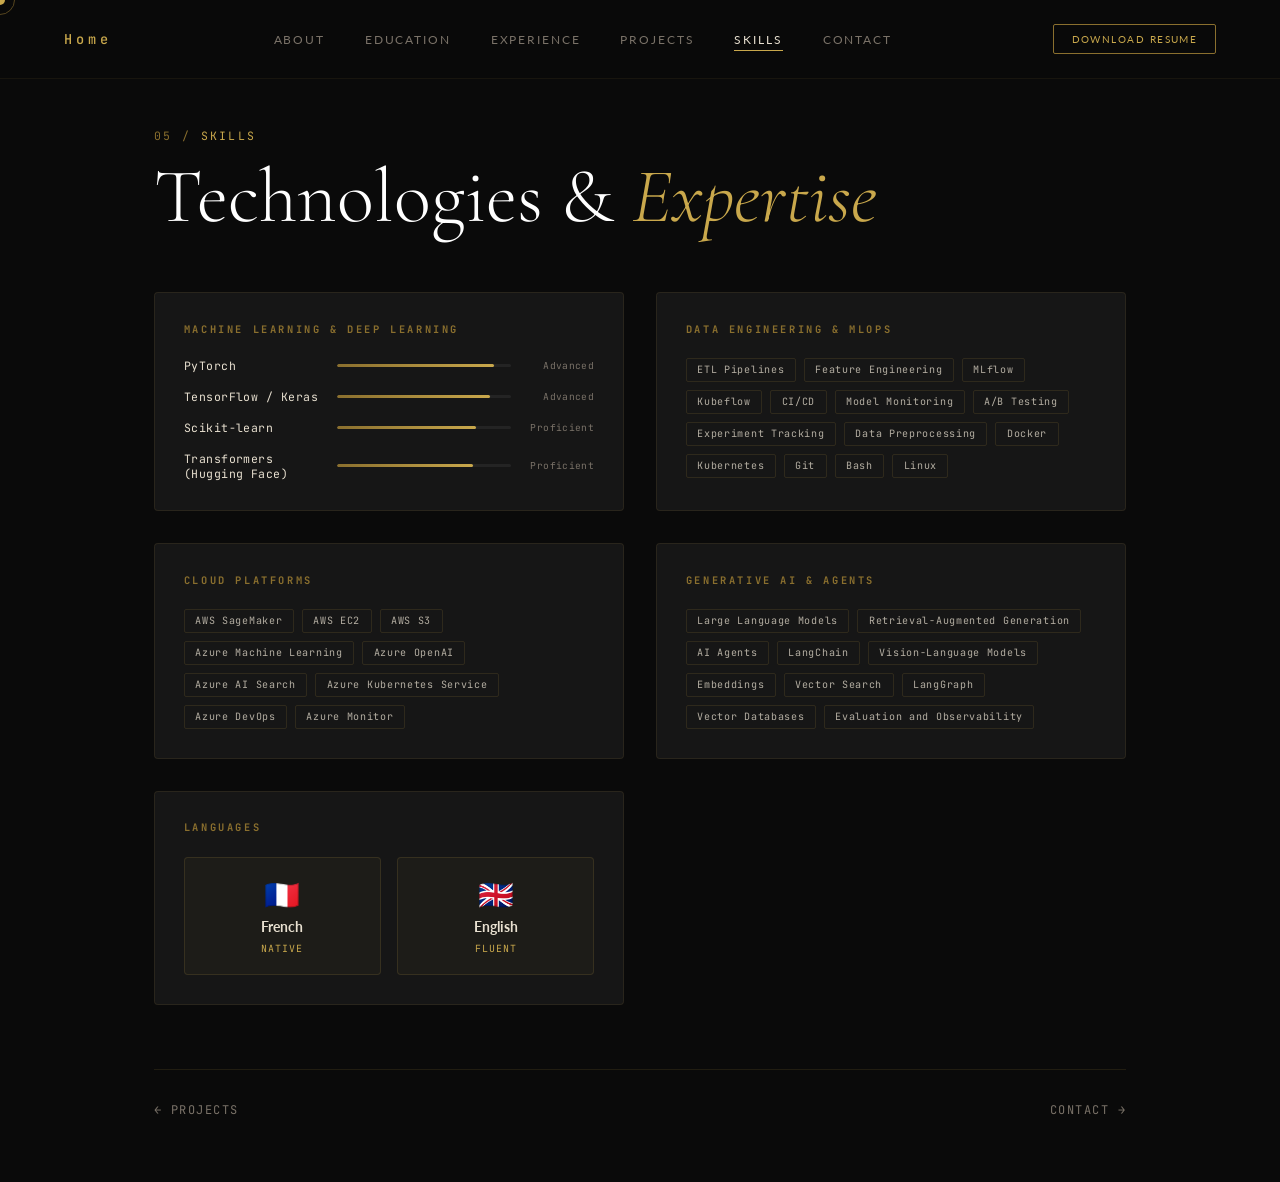
<file: skills.html>
<!DOCTYPE html>
<html lang="en">
<head>
  <meta charset="UTF-8"/>
  <meta name="viewport" content="width=device-width, initial-scale=1.0"/>
  <title>Skills — René Mourambou Diyema</title>
  <link rel="preconnect" href="https://fonts.googleapis.com"/>
  <link rel="preconnect" href="https://fonts.gstatic.com" crossorigin/>
  <link href="https://fonts.googleapis.com/css2?family=Cormorant+Garamond:ital,wght@0,300;0,400;0,600;1,300;1,400&family=JetBrains+Mono:wght@300;400;500&family=Lato:wght@300;400;700&display=swap" rel="stylesheet"/>
  <link rel="stylesheet" href="css/skills.css"/>
</head>
<body>
  <div class="cursor" id="cursor"></div>
  <div class="cursor-trail" id="cursorTrail"></div>

  <nav class="nav">
    <a href="index.html" class="nav-logo">Home</a>
    <div class="nav-links">
      <a href="about.html">About</a>
      <a href="education.html">Education</a>
      <a href="experience.html">Experience</a>
      <a href="projects.html">Projects</a>
      <a href="skills.html" class="active">Skills</a>
      <a href="contact.html">Contact</a>
    </div>
    <a href="resume/Resume_Full_Time_Position_AI_2026.pdf" download class="nav-cv-btn">Download Resume</a>
    <button class="nav-burger" id="navBurger" aria-label="Menu">
      <span></span><span></span><span></span>
    </button>
  </nav>
  <div class="mobile-menu" id="mobileMenu">
    <a href="about.html">About</a>
    <a href="education.html">Education</a>
    <a href="experience.html">Experience</a>
    <a href="projects.html">Projects</a>
    <a href="skills.html">Skills</a>
    <a href="contact.html">Contact</a>
    <a href="resume/Resume_Full_Time_Position_AI_2026.pdf" download class="mobile-cv-btn">Download Resume</a>
  </div>

  <main class="page">
    <div class="page-header">
      <div class="page-tag animate-in" style="--delay:0.1s"><span class="mono">05 /</span> Skills</div>
      <h1 class="page-title animate-in" style="--delay:0.25s">Technologies &amp; <em>Expertise</em></h1>
    </div>

    <div class="skills-layout">

      <div class="skill-group animate-in" style="--delay:0.5s">
        <h3 class="group-title">Machine Learning & Deep Learning</h3>
        <div class="skill-bars">
          <div class="skill-bar" data-level="90"><span class="skill-name">PyTorch</span><div class="bar"><div class="bar-fill"></div></div><span class="skill-pct">Advanced</span></div>
          <div class="skill-bar" data-level="88"><span class="skill-name">TensorFlow / Keras</span><div class="bar"><div class="bar-fill"></div></div><span class="skill-pct">Advanced</span></div>
          <div class="skill-bar" data-level="80"><span class="skill-name">Scikit-learn</span><div class="bar"><div class="bar-fill"></div></div><span class="skill-pct">Proficient</span></div>
          <div class="skill-bar" data-level="78"><span class="skill-name">Transformers (Hugging Face)</span><div class="bar"><div class="bar-fill"></div></div><span class="skill-pct">Proficient</span></div>
        </div>
      </div>

      <div class="skill-group animate-in" style="--delay:0.6s">
        <h3 class="group-title">Data Engineering & MLOps</h3>
        <div class="skill-tags">
          <span>ETL Pipelines</span><span>Feature Engineering</span><span>MLflow</span>
          <span>Kubeflow</span><span>CI/CD</span><span>Model Monitoring</span>
          <span>A/B Testing</span>
          <span>Experiment Tracking</span><span>Data Preprocessing</span>
          <span>Docker</span><span>Kubernetes</span>
          <span>Git</span><span>Bash</span><span>Linux</span>
        </div>
      </div>

      <div class="skill-group animate-in" style="--delay:0.7s">
        <h3 class="group-title">Cloud Platforms</h3>
        <div class="skill-tags">
          <span>AWS SageMaker</span><span>AWS EC2</span><span>AWS S3</span>
          <span>Azure Machine Learning</span><span>Azure OpenAI</span>
          <span>Azure AI Search</span><span>Azure Kubernetes Service</span>
          <span>Azure DevOps</span><span>Azure Monitor</span>
        </div>
      </div>

      <div class="skill-group animate-in" style="--delay:0.8s">
        <h3 class="group-title">Generative AI & Agents</h3>
        <div class="skill-tags">
          <span>Large Language Models</span><span>Retrieval-Augmented Generation</span>
          <span>AI Agents</span><span>LangChain</span><span>Vision-Language Models</span>
          <span>Embeddings</span><span>Vector Search</span>
          <span>LangGraph</span><span>Vector Databases</span>
          <span>Evaluation and Observability</span>
        </div>
      </div>

      <div class="skill-group animate-in" style="--delay:0.85s">
        <h3 class="group-title">Languages</h3>
        <div class="lang-cards">
          <div class="lang-card">
            <span class="lang-flag">🇫🇷</span>
            <span class="lang-name">French</span>
            <span class="lang-level">Native</span>
          </div>
          <div class="lang-card">
            <span class="lang-flag">🇬🇧</span>
            <span class="lang-name">English</span>
            <span class="lang-level">Fluent</span>
          </div>
        </div>
      </div>

    </div>

    <div class="nav-pages animate-in" style="--delay:1.1s">
      <a href="projects.html" class="prev-page">← Projects</a>
      <a href="contact.html" class="next-page">Contact →</a>
    </div>
  </main>

  <script src="js/skills.js"></script>
</body>
</html>
</file>
<file: css/index.css>
/* ===== RESET & BASE ===== */
*, *::before, *::after { margin: 0; padding: 0; box-sizing: border-box; }

:root {
  --black:    #0a0a0a;
  --black2:   #111111;
  --card:     #161616;
  --gold:     #c9a84c;
  --gold-dim: #8a6f2e;
  --cream:    #e8e0d0;
  --muted:    #7a7268;
  --white:    #ffffff;
  --font-display: 'Cormorant Garamond', Georgia, serif;
  --font-mono:    'JetBrains Mono', monospace;
  --font-body:    'Lato', sans-serif;
  --ease: cubic-bezier(0.25, 0.46, 0.45, 0.94);
}

html { scroll-behavior: smooth; }

body {
  background: var(--black);
  color: var(--cream);
  font-family: var(--font-body);
  overflow-x: hidden;
  cursor: none;
}

/* ===== CUSTOM CURSOR ===== */
.cursor {
  width: 10px; height: 10px;
  background: var(--gold);
  border-radius: 50%;
  position: fixed; top: 0; left: 0;
  pointer-events: none; z-index: 9999;
  transform: translate(-50%, -50%);
  transition: transform 0.1s, width 0.2s, height 0.2s, background 0.2s;
}
.cursor-trail {
  width: 30px; height: 30px;
  border: 1px solid var(--gold-dim);
  border-radius: 50%;
  position: fixed; top: 0; left: 0;
  pointer-events: none; z-index: 9998;
  transform: translate(-50%, -50%);
  transition: transform 0.18s var(--ease), width 0.3s, height 0.3s, border-color 0.2s;
  opacity: 0.6;
}
body:hover .cursor { opacity: 1; }

/* ===== NAV ===== */
.nav {
  position: fixed; top: 0; left: 0; right: 0;
  display: flex; align-items: center; justify-content: space-between;
  padding: 1.5rem 4rem;
  z-index: 100;
  background: linear-gradient(to bottom, rgba(10,10,10,0.95) 0%, transparent 100%);
  backdrop-filter: blur(4px);
}
.nav-logo {
  font-family: var(--font-mono);
  font-size: 0.85rem;
  letter-spacing: 0.3em;
  color: var(--gold);
  font-weight: 500;
}
.nav-links {
  display: flex; gap: 2.5rem;
}
.nav-links a {
  font-family: var(--font-body);
  font-size: 0.78rem;
  letter-spacing: 0.15em;
  text-transform: uppercase;
  color: var(--muted);
  text-decoration: none;
  transition: color 0.25s;
  position: relative;
}
.nav-links a::after {
  content: '';
  position: absolute; bottom: -4px; left: 0; right: 0;
  height: 1px; background: var(--gold);
  transform: scaleX(0);
  transition: transform 0.25s var(--ease);
}
.nav-links a:hover { color: var(--cream); }
.nav-links a:hover::after { transform: scaleX(1); }

.nav-burger {
  display: none; flex-direction: column; gap: 5px;
  background: none; border: none; cursor: none; padding: 4px;
}
.nav-burger span {
  display: block; width: 24px; height: 1.5px;
  background: var(--cream); transition: all 0.3s;
}

/* ===== MOBILE MENU ===== */
/*.mobile-menu {
  display: none;
  position: fixed; top: 0; left: 0; right: 0; bottom: 0;
  background: rgba(10,10,10,0.98);
  flex-direction: column; align-items: center; justify-content: center;
  gap: 2.5rem; z-index: 99;
  opacity: 0; pointer-events: none;
  transition: opacity 0.3s;
}
.mobile-menu.open {
  opacity: 1; pointer-events: all;
  display: flex;
}*/
.mobile-menu {
  display: none;
  position: fixed;
  inset: 0;
  background: rgba(10,10,10,0.98);
  flex-direction: column;
  align-items: center;
  justify-content: flex-start;
  padding-top: 5rem;
  padding-bottom: 2rem;
  gap: 2.5rem;
  z-index: 99;
  opacity: 0;
  pointer-events: none;
  transition: opacity 0.3s;
  overflow-y: auto;
  -webkit-overflow-scrolling: touch;
}
.mobile-menu.open {
  opacity: 1;
  pointer-events: all;
  display: flex;
}

.mobile-menu a {
  font-family: var(--font-display);
  font-size: clamp(2rem, 6vw, 3.5rem);
  font-style: italic;
  color: var(--cream);
  text-decoration: none;
  transition: color 0.2s;
}
.mobile-menu a:hover { color: var(--gold); }

/* ===== ANIMATE IN ===== */
.animate-in {
  opacity: 0;
  transform: translateY(24px);
  animation: revealUp 0.8s var(--ease) forwards;
  animation-delay: var(--delay, 0s);
}

.nav-cv-btn {
  font-family: var(--font-body); font-size: .65rem;
  letter-spacing: .14em; text-transform: uppercase;
  color: var(--gold); background: transparent;
  border: 1px solid var(--gold-dim); border-radius: 2px;
  padding: .5rem 1.1rem; text-decoration: none;
  transition: background .25s, color .25s, border-color .25s, transform .2s var(--ease);
  white-space: nowrap;
}
.nav-cv-btn:hover {
  background: rgba(201,168,76,.1);
  border-color: var(--gold);
  color: var(--cream);
  transform: translateY(-2px);
}

.mobile-cv-btn {
  font-family: var(--font-body) !important;
  font-size: .72rem !important;
  font-style: normal !important;
  letter-spacing: .18em;
  text-transform: uppercase;
  color: var(--gold) !important;
  background: transparent !important;
  border: 1px solid var(--gold-dim);
  padding: .7rem 2rem !important;
  border-radius: 2px;
  margin-top: 1rem;
  transition: background .25s, color .25s, border-color .25s;
}
.mobile-cv-btn:hover {
  background: rgba(201,168,76,.1) !important;
  border-color: var(--gold);
  color: var(--cream) !important;
}

@media (max-width: 1024px) {
  .nav-cv-btn { display: none; }
}

@keyframes revealUp {
  to { opacity: 1; transform: translateY(0); }
}

/* ===== HERO ===== */
.hero {
  min-height: 100vh;
  display: grid;
  grid-template-columns: 1fr auto;
  align-items: center;
  padding: 8rem 4rem 4rem;
  position: relative;
  gap: 3rem;
}
.hero-bg {
  position: absolute; inset: 0; z-index: 0;
  overflow: hidden;
}
#particleCanvas { width: 100%; height: 100%; }

.hero-content { position: relative; z-index: 1; max-width: 720px; }
.hero-side { position: relative; z-index: 1; }

.hero-tag {
  display: inline-flex; align-items: center; gap: 0.6rem;
  font-family: var(--font-mono);
  font-size: 0.72rem;
  letter-spacing: 0.12em;
  color: var(--gold);
  margin-bottom: 2rem;
  border: 1px solid var(--gold-dim);
  padding: 0.4rem 0.9rem;
  border-radius: 2px;
}
.dot {
  width: 6px; height: 6px;
  background: var(--gold); border-radius: 50%;
  animation: pulse 2s infinite;
}
@keyframes pulse {
  0%, 100% { opacity: 1; }
  50% { opacity: 0.3; }
}

.hero-name {
  font-family: var(--font-display);
  font-size: clamp(3.5rem, 8vw, 8rem);
  font-weight: 300;
  line-height: 0.95;
  letter-spacing: -0.02em;
  color: var(--white);
  margin-bottom: 1.5rem;
}
.hero-name em {
  font-style: italic;
  color: var(--gold);
}

.hero-title {
  display: flex; flex-wrap: wrap; gap: 0.5rem 1rem;
  font-family: var(--font-mono);
  font-size: 0.80rem;
  font-weight: bold;
  letter-spacing: 0.1em;
  color: var(--muted);
  margin-bottom: 1.8rem;
}
.separator { color: var(--gold-dim); }

.hero-desc {
  font-size: 1rem;
  line-height: 1.75;
  color: var(--cream);
  opacity: 0.8;
  max-width: 560px;
  margin-bottom: 2.5rem;
}
.hero-desc strong { color: var(--gold); font-weight: 700; }

.hero-actions {
  display: flex; gap: 1rem; flex-wrap: wrap;
  margin-bottom: 3rem;
}
.btn-primary {
  background: var(--gold);
  color: var(--black);
  font-family: var(--font-body);
  font-size: 0.78rem;
  font-weight: 700;
  letter-spacing: 0.15em;
  text-transform: uppercase;
  text-decoration: none;
  padding: 0.9rem 2rem;
  border-radius: 2px;
  transition: background 0.25s, transform 0.2s;
}
.btn-primary:hover {
  background: var(--cream);
  transform: translateY(-2px);
}
.btn-secondary {
  border: 1px solid var(--muted);
  color: var(--cream);
  font-family: var(--font-body);
  font-size: 0.78rem;
  font-weight: 400;
  letter-spacing: 0.15em;
  text-transform: uppercase;
  text-decoration: none;
  padding: 0.9rem 2rem;
  border-radius: 2px;
  transition: border-color 0.25s, color 0.25s, transform 0.2s;
}
.btn-secondary:hover {
  border-color: var(--gold);
  color: var(--gold);
  transform: translateY(-2px);
}

.hero-awards {
  display: flex; gap: 1.5rem; flex-wrap: wrap;
}
.award {
  display: flex; align-items: center; gap: 0.5rem;
  font-family: var(--font-mono);
  font-size: 0.75rem;
  font-weight: bold;
  color: var(--muted);
  letter-spacing: 0.05em;
}
.award-icon { font-size: 0.9rem; }

/* ===== SIDE CARDS ===== */
.hero-side {
  display: flex; flex-direction: column; gap: 1rem;
}
.side-card {
  border: 1px solid rgba(201,168,76,0.2);
  background: rgba(22,22,22,0.7);
  backdrop-filter: blur(8px);
  padding: 1.4rem 1.8rem;
  border-radius: 4px;
  cursor: none;
  transition: border-color 0.25s, background 0.25s, transform 0.3s var(--ease);
  min-width: 160px;
}
.side-card:hover {
  border-color: var(--gold);
  background: rgba(201,168,76,0.08);
  transform: translateX(-6px);
}
.side-num {
  display: block;
  font-family: var(--font-display);
  font-size: 2.8rem;
  font-weight: 300;
  color: var(--gold);
  line-height: 1;
  margin-bottom: 0.3rem;
}
.side-label {
  font-family: var(--font-mono);
  font-size: 0.70rem;
  font-weight: bold;
  letter-spacing: 0.15em;
  text-transform: uppercase;
  color: var(--muted);
}

/* ===== SCROLL HINT ===== */
.scroll-hint {
  position: fixed; bottom: 2.5rem; left: 4rem;
  display: flex; flex-direction: column; align-items: center; gap: 0.8rem;
  z-index: 10;
}
.scroll-hint span {
  font-family: var(--font-mono);
  font-size: 0.6rem;
  letter-spacing: 0.2em;
  text-transform: uppercase;
  color: var(--muted);
  writing-mode: vertical-lr;
}
.scroll-line {
  width: 1px; height: 60px;
  background: linear-gradient(to bottom, var(--gold), transparent);
  animation: lineGrow 2s ease-in-out infinite;
}
@keyframes lineGrow {
  0% { transform: scaleY(0); transform-origin: top; }
  50% { transform: scaleY(1); transform-origin: top; }
  51% { transform: scaleY(1); transform-origin: bottom; }
  100% { transform: scaleY(0); transform-origin: bottom; }
}

/* ===== RESPONSIVE ===== */

/* Tablette 6–11 pouces (≈480px–1024px) */
@media (max-width: 1024px) {
  .nav { padding: 1.2rem 2rem; }
  .nav-links { display: none; }
  .nav-burger { display: flex; }
  .hero {
    grid-template-columns: 1fr;
    padding: 6rem 2rem 3rem;
    gap: 2rem;
  }
  .hero-side {
    flex-direction: row; flex-wrap: wrap;
    justify-content: flex-start;
  }
  .side-card { flex: 1; min-width: 120px; }
  .side-card:hover { transform: translateY(-4px); }
  .scroll-hint { left: 2rem; }
}

/* Mobile ≤6 pouces (≈480px) */
@media (max-width: 480px) {
  .nav { padding: 1rem 1.2rem; }
  .hero {
    padding: 5rem 1.2rem 2rem;
  }
  .hero-name { font-size: clamp(2.8rem, 13vw, 4rem); }
  .hero-title { flex-direction: column; gap: 0.3rem; }
  .separator { display: none; }
  .hero-actions { flex-direction: column; }
  .btn-primary, .btn-secondary { text-align: center; }
  .side-card { min-width: 100px; padding: 1rem 1.2rem; }
  .side-num { font-size: 2rem; }
  .scroll-hint { display: none; }
}
</file>
<file: css/about.css>
*, *::before, *::after { margin: 0; padding: 0; box-sizing: border-box; }

:root {
  --black:    #0a0a0a;
  --black2:   #111111;
  --card:     #161616;
  --gold:     #c9a84c;
  --gold-dim: #8a6f2e;
  --cream:    #e8e0d0;
  --muted:    #7a7268;
  --white:    #ffffff;
  --font-display: 'Cormorant Garamond', Georgia, serif;
  --font-mono:    'JetBrains Mono', monospace;
  --font-body:    'Lato', sans-serif;
  --ease: cubic-bezier(0.25, 0.46, 0.45, 0.94);
}

html { scroll-behavior: smooth; }
body {
  background: var(--black);
  color: var(--cream);
  font-family: var(--font-body);
  overflow-x: hidden;
  cursor: none;
}

/* CURSOR */
.cursor {
  width: 10px; height: 10px;
  background: var(--gold); border-radius: 50%;
  position: fixed; top: 0; left: 0;
  pointer-events: none; z-index: 9999;
  transform: translate(-50%,-50%);
  transition: transform 0.1s, width 0.2s, height 0.2s;
}
.cursor-trail {
  width: 30px; height: 30px;
  border: 1px solid var(--gold-dim); border-radius: 50%;
  position: fixed; top: 0; left: 0;
  pointer-events: none; z-index: 9998;
  transform: translate(-50%,-50%);
  transition: transform 0.18s var(--ease), width 0.3s, height 0.3s;
  opacity: 0.6;
}

/* NAV */
.nav {
  position: fixed; top: 0; left: 0; right: 0;
  display: flex; align-items: center; justify-content: space-between;
  padding: 1.5rem 4rem; z-index: 100;
  background: rgba(10,10,10,0.92);
  backdrop-filter: blur(8px);
  border-bottom: 1px solid rgba(201,168,76,0.08);
}
.nav-logo {
  font-family: var(--font-mono); font-size: 0.85rem;
  letter-spacing: 0.3em; color: var(--gold); font-weight: 500;
  text-decoration: none;
}
.nav-links { display: flex; gap: 2.5rem; }
.nav-links a {
  font-size: 0.78rem; letter-spacing: 0.15em; text-transform: uppercase;
  color: var(--muted); text-decoration: none; position: relative;
  transition: color 0.25s; font-family: var(--font-body);
}
.nav-links a::after {
  content: ''; position: absolute; bottom: -4px; left: 0; right: 0;
  height: 1px; background: var(--gold);
  transform: scaleX(0); transition: transform 0.25s var(--ease);
}
.nav-links a:hover, .nav-links a.active { color: var(--cream); }
.nav-links a.active::after, .nav-links a:hover::after { transform: scaleX(1); }

.nav-burger {
  display: none; flex-direction: column; gap: 5px;
  background: none; border: none; cursor: none; padding: 4px;
}
.nav-burger span { display: block; width: 24px; height: 1.5px; background: var(--cream); transition: all 0.3s; }

/* MOBILE MENU */
/*.mobile-menu {
  display: none; position: fixed; inset: 0;
  background: rgba(10,10,10,0.98);
  flex-direction: column; align-items: center; justify-content: center;
  gap: 2.5rem; z-index: 99; opacity: 0; pointer-events: none; transition: opacity 0.3s;
}
.mobile-menu.open { opacity: 1; pointer-events: all; display: flex; }*/

.mobile-menu {
  display: none;
  position: fixed;
  inset: 0;
  background: rgba(10,10,10,0.98);
  flex-direction: column;
  align-items: center;
  justify-content: flex-start;
  padding-top: 5rem;
  padding-bottom: 2rem;
  gap: 2.5rem;
  z-index: 99;
  opacity: 0;
  pointer-events: none;
  transition: opacity 0.3s;
  overflow-y: auto;
  -webkit-overflow-scrolling: touch;
}
.mobile-menu.open {
  opacity: 1;
  pointer-events: all;
  display: flex;
}

.mobile-menu a {
  font-family: var(--font-display); font-size: clamp(2rem,6vw,3.5rem);
  font-style: italic; color: var(--cream); text-decoration: none; transition: color 0.2s;
}
.mobile-menu a:hover { color: var(--gold); }

/* ANIMATE IN */
.animate-in {
  opacity: 0; transform: translateY(24px);
  animation: revealUp 0.8s var(--ease) forwards;
  animation-delay: var(--delay, 0s);
}

.nav-cv-btn {
  font-family: var(--font-body); font-size: .65rem;
  letter-spacing: .14em; text-transform: uppercase;
  color: var(--gold); background: transparent;
  border: 1px solid var(--gold-dim); border-radius: 2px;
  padding: .5rem 1.1rem; text-decoration: none;
  transition: background .25s, color .25s, border-color .25s, transform .2s var(--ease);
  white-space: nowrap;
}
.nav-cv-btn:hover {
  background: rgba(201,168,76,.1);
  border-color: var(--gold);
  color: var(--cream);
  transform: translateY(-2px);
}

.mobile-cv-btn {
  font-family: var(--font-body) !important;
  font-size: .72rem !important;
  font-style: normal !important;
  letter-spacing: .18em;
  text-transform: uppercase;
  color: var(--gold) !important;
  background: transparent !important;
  border: 1px solid var(--gold-dim);
  padding: .7rem 2rem !important;
  border-radius: 2px;
  margin-top: 1rem;
  transition: background .25s, color .25s, border-color .25s;
}
.mobile-cv-btn:hover {
  background: rgba(201,168,76,.1) !important;
  border-color: var(--gold);
  color: var(--cream) !important;
}


@media (max-width: 1024px) {
  .nav-cv-btn { display: none; }
}

@keyframes revealUp { to { opacity: 1; transform: translateY(0); } }

/* PAGE LAYOUT */
.page {
  min-height: 100vh;
  padding: 8rem 4rem 4rem;
  max-width: 1200px; margin: 0 auto;
}
.page-header { margin-bottom: 3.5rem; }
.page-tag {
  font-family: var(--font-mono); font-size: 0.72rem;
  letter-spacing: 0.2em; color: var(--gold);
  text-transform: uppercase; margin-bottom: 1rem;
}
.mono { color: var(--gold-dim); }
.page-title {
  font-family: var(--font-display);
  font-size: clamp(2.8rem, 6vw, 6rem);
  font-weight: 300; line-height: 1;
  color: var(--white);
}
.page-title em { font-style: italic; color: var(--gold); }

/* ABOUT GRID */
.about-grid {
  display: grid; grid-template-columns: 1fr 360px;
  gap: 4rem; align-items: start; margin-bottom: 4rem;
}
.about-main { display: flex; flex-direction: column; gap: 1.4rem; }
.lead {
  font-family: var(--font-display); font-size: 1.5rem;
  font-style: italic; line-height: 1.5; color: var(--cream);
  font-weight: bold;
}
.about-main p {
  font-size: 1.0rem; line-height: 1.85;
  color: var(--cream); opacity: 0.85;
}
.about-main p strong { color: var(--gold); font-weight: 700; opacity: 1; }

/* CARDS */
.info-card, .interests-card, .awards-card {
  background: var(--card);
  border: 1px solid rgba(201,168,76,0.12);
  border-radius: 4px; padding: 1.6rem;
  margin-bottom: 1.2rem;
}
.info-card h3, .interests-card h3, .awards-card h3 {
  font-family: var(--font-mono); font-size: 0.65rem;
  letter-spacing: 0.25em; text-transform: uppercase;
  color: var(--gold-dim); margin-bottom: 1.2rem;
}
.info-card ul { list-style: none; display: flex; flex-direction: column; gap: 0.7rem; }
.info-card li { display: flex; justify-content: space-between; gap: 1rem; font-size: 0.85rem; }
.info-card .label { color: var(--muted); }
.info-card .value { color: var(--cream); text-align: right; }

.tags { display: flex; flex-wrap: wrap; gap: 0.5rem; }
.tags span {
  font-family: var(--font-mono); font-size: 0.65rem;
  letter-spacing: 0.08em; color: var(--gold);
  border: 1px solid var(--gold-dim); padding: 0.3rem 0.7rem;
  border-radius: 2px;
}

.award-item {
  display: flex; align-items: flex-start; gap: 0.8rem;
  margin-bottom: 1rem;
}
.award-item:last-child { margin-bottom: 0; }
.award-icon { font-size: 1.2rem; }
.award-item div { display: flex; flex-direction: column; gap: 0.2rem; }
.award-item strong { font-size: 0.88rem; color: var(--cream); }
.award-item span { font-size: 0.75rem; color: var(--muted); font-family: var(--font-mono); }

/* PAGE NAV */
.nav-pages {
  display: flex; justify-content: space-between;
  border-top: 1px solid rgba(201,168,76,0.12); padding-top: 2rem;
  margin-top: 2rem;
}
.prev-page, .next-page {
  font-family: var(--font-mono); font-size: 0.75rem;
  letter-spacing: 0.12em; text-transform: uppercase;
  color: var(--muted); text-decoration: none;
  transition: color 0.25s;
}
.prev-page:hover, .next-page:hover { color: var(--gold); }

/* RESPONSIVE */
@media (max-width: 1024px) {
  .nav { padding: 1.2rem 2rem; }
  .nav-links { display: none; }
  .nav-burger { display: flex; }
  .page { padding: 6rem 2rem 3rem; }
  .about-grid { grid-template-columns: 1fr; gap: 2.5rem; }
}
@media (max-width: 480px) {
  .nav { padding: 1rem 1.2rem; }
  .page { padding: 5rem 1.2rem 2rem; }
  .page-title { font-size: clamp(2.2rem,10vw,3rem); }
  .lead { font-size: 1.15rem; }
  .info-card li { flex-direction: column; gap: 0.2rem; }
  .info-card .value { text-align: left; }
}
</file>
<file: css/contact.css>
*, *::before, *::after { margin: 0; padding: 0; box-sizing: border-box; }

:root {
  --black:    #0a0a0a;
  --card:     #161616;
  --gold:     #c9a84c;
  --gold-dim: #8a6f2e;
  --cream:    #e8e0d0;
  --muted:    #7a7268;
  --white:    #ffffff;
  --font-display: 'Cormorant Garamond', Georgia, serif;
  --font-mono:    'JetBrains Mono', monospace;
  --font-body:    'Lato', sans-serif;
  --ease: cubic-bezier(0.25, 0.46, 0.45, 0.94);
}

html { scroll-behavior: smooth; }
body { background:var(--black);color:var(--cream);font-family:var(--font-body);overflow-x:hidden;cursor:none; }

.cursor { width:10px;height:10px;background:var(--gold);border-radius:50%;position:fixed;top:0;left:0;pointer-events:none;z-index:9999;transform:translate(-50%,-50%);transition:width .2s,height .2s; }
.cursor-trail { width:30px;height:30px;border:1px solid var(--gold-dim);border-radius:50%;position:fixed;top:0;left:0;pointer-events:none;z-index:9998;transform:translate(-50%,-50%);transition:transform .18s var(--ease),width .3s,height .3s;opacity:.6; }

.nav { position:fixed;top:0;left:0;right:0;display:flex;align-items:center;justify-content:space-between;padding:1.5rem 4rem;z-index:100;background:rgba(10,10,10,.92);backdrop-filter:blur(8px);border-bottom:1px solid rgba(201,168,76,.08); }
.nav-logo { font-family:var(--font-mono);font-size:.85rem;letter-spacing:.3em;color:var(--gold);font-weight:500;text-decoration:none; }
.nav-links { display:flex;gap:2.5rem; }
.nav-links a { font-size:.78rem;letter-spacing:.15em;text-transform:uppercase;color:var(--muted);text-decoration:none;position:relative;transition:color .25s;font-family:var(--font-body); }
.nav-links a::after { content:'';position:absolute;bottom:-4px;left:0;right:0;height:1px;background:var(--gold);transform:scaleX(0);transition:transform .25s var(--ease); }
.nav-links a:hover,.nav-links a.active { color:var(--cream); }
.nav-links a.active::after,.nav-links a:hover::after { transform:scaleX(1); }
.nav-burger { display:none;flex-direction:column;gap:5px;background:none;border:none;cursor:none;padding:4px; }
.nav-burger span { display:block;width:24px;height:1.5px;background:var(--cream);transition:all .3s; }

/*.mobile-menu { display:none;position:fixed;inset:0;background:rgba(10,10,10,.98);flex-direction:column;align-items:center;justify-content:center;gap:2.5rem;z-index:99;opacity:0;pointer-events:none;transition:opacity .3s; }
.mobile-menu.open { opacity:1;pointer-events:all;display:flex; }*/
.mobile-menu {
  display: none;
  position: fixed;
  inset: 0;
  background: rgba(10,10,10,0.98);
  flex-direction: column;
  align-items: center;
  justify-content: flex-start;
  padding-top: 5rem;
  padding-bottom: 2rem;
  gap: 2.5rem;
  z-index: 99;
  opacity: 0;
  pointer-events: none;
  transition: opacity 0.3s;
  overflow-y: auto;
  -webkit-overflow-scrolling: touch;
}
.mobile-menu.open {
  opacity: 1;
  pointer-events: all;
  display: flex;
}

.mobile-menu a { font-family:var(--font-display);font-size:clamp(2rem,6vw,3.5rem);font-style:italic;color:var(--cream);text-decoration:none;transition:color .2s; }
.mobile-menu a:hover { color:var(--gold); }

.animate-in { opacity:0;transform:translateY(24px);animation:revealUp .8s var(--ease) forwards;animation-delay:var(--delay,0s); }

.nav-cv-btn {
  font-family: var(--font-body); font-size: .65rem;
  letter-spacing: .14em; text-transform: uppercase;
  color: var(--gold); background: transparent;
  border: 1px solid var(--gold-dim); border-radius: 2px;
  padding: .5rem 1.1rem; text-decoration: none;
  transition: background .25s, color .25s, border-color .25s, transform .2s var(--ease);
  white-space: nowrap;
}
.nav-cv-btn:hover {
  background: rgba(201,168,76,.1);
  border-color: var(--gold);
  color: var(--cream);
  transform: translateY(-2px);
}

.mobile-cv-btn {
  font-family: var(--font-body) !important;
  font-size: .72rem !important;
  font-style: normal !important;
  letter-spacing: .18em;
  text-transform: uppercase;
  color: var(--gold) !important;
  background: transparent !important;
  border: 1px solid var(--gold-dim);
  padding: .7rem 2rem !important;
  border-radius: 2px;
  margin-top: 1rem;
  transition: background .25s, color .25s, border-color .25s;
}
.mobile-cv-btn:hover {
  background: rgba(201,168,76,.1) !important;
  border-color: var(--gold);
  color: var(--cream) !important;
}


@media (max-width: 1024px) {
  .nav-cv-btn { display: none; }
}

@keyframes revealUp { to { opacity:1;transform:translateY(0); } }

.page { min-height:100vh;padding:8rem 4rem 4rem;max-width:1100px;margin:0 auto; }
.page-header { margin-bottom:3.5rem; }
.page-tag { font-family:var(--font-mono);font-size:.72rem;letter-spacing:.2em;color:var(--gold);text-transform:uppercase;margin-bottom:1rem; }
.mono { color:var(--gold-dim); }
.page-title { font-family:var(--font-display);font-size:clamp(2.8rem,6vw,6rem);font-weight:300;line-height:1;color:var(--white); }
.page-title em { font-style:italic;color:var(--gold); }

/* CONTACT LAYOUT */
.contact-layout { display:grid;grid-template-columns:1fr 380px;gap:4rem;margin-bottom:4rem;align-items:start; }

.contact-intro { font-family:var(--font-display);font-size:1.35rem;font-style:italic;font-weight:300;line-height:1.6;color:var(--cream);margin-bottom:2.5rem; }
.contact-intro strong { color:var(--gold);font-style:normal;font-weight:600; }

/* CONTACT GROUPS */
.contact-group { display: flex; flex-direction: column; gap: .8rem; margin-bottom: 2rem; }
.contact-group:last-child { margin-bottom: 0; }
.contact-group-title {
  font-family: var(--font-mono);
  font-size: .65rem;
  letter-spacing: .25em;
  text-transform: uppercase;
  color: var(--gold-dim);
  margin-bottom: .2rem;
}
.contact-items { display: flex; flex-direction: column; gap: .8rem; }

.contact-items { display:flex;flex-direction:column;gap:.8rem; }
.contact-item {
  display:grid;grid-template-columns:44px 1fr 24px;align-items:center;gap:1rem;
  background:var(--card);border:1px solid rgba(201,168,76,.1);
  border-radius:4px;padding:1.2rem 1.4rem;
  text-decoration:none;color:inherit;
  transition:border-color .3s,transform .3s var(--ease),background .3s;
}
.contact-item:not(.no-link):hover { border-color:var(--gold);transform:translateX(6px);background:rgba(201,168,76,.04); }
.no-link { cursor:default; }

.contact-icon { font-size:1.1rem;text-align:center; }
.contact-detail { display:flex;flex-direction:column;gap:.2rem; }
.contact-label { font-family:var(--font-mono);font-size:.6rem;letter-spacing:.18em;text-transform:uppercase;color:var(--muted); }
.contact-value { font-size:.88rem;color:var(--cream); }
.contact-arrow { font-family:var(--font-mono);color:var(--gold-dim);font-size:.9rem;transition:transform .3s,color .3s; }
.contact-item:not(.no-link):hover .contact-arrow { transform:translateX(4px);color:var(--gold); }

/* AVAILABILITY CARD */
.availability-card {
  background:var(--card);border:1px solid rgba(201,168,76,.25);
  border-radius:4px;padding:1.8rem;margin-bottom:1.5rem;
}
.avail-header {
  display:flex;align-items:center;gap:.7rem;
  font-family:var(--font-mono);font-size:.7rem;letter-spacing:.12em;text-transform:uppercase;
  color:var(--gold);margin-bottom:1.4rem;
}
.avail-dot {
  width:8px;height:8px;background:var(--gold);border-radius:50%;
  animation:pulse 2s infinite;flex-shrink:0;
}
@keyframes pulse { 0%,100%{opacity:1}50%{opacity:.3} }
.avail-detail { display:flex;flex-direction:column;gap:.8rem; }
.avail-row { display:flex;justify-content:space-between;gap:1rem;font-size:.82rem; }
.avail-row span:first-child { color:var(--muted);font-family:var(--font-mono);font-size:.72rem;letter-spacing:.04em; }
.avail-row span:last-child { color:var(--cream);text-align:right; }

/* AWARDS SUMMARY */
.awards-summary {
  background:var(--card);border:1px solid rgba(201,168,76,.1);
  border-radius:4px;padding:1.8rem;
}
.awards-summary h3 { font-family:var(--font-mono);font-size:.65rem;letter-spacing:.25em;text-transform:uppercase;color:var(--gold-dim);margin-bottom:1.2rem; }
.award-row { display:flex;align-items:flex-start;gap:.9rem;margin-bottom:1rem; }
.award-row:last-child { margin-bottom:0; }
.award-badge { font-size:.8rem;flex-shrink:0;padding-top:.1rem; }
.award-row div { display:flex;flex-direction:column;gap:.2rem; }
.award-row strong { font-size:.85rem;color:var(--cream); }
.award-row span { font-family:var(--font-mono);font-size:.62rem;color:var(--muted); }

.nav-pages { display:flex;justify-content:space-between;border-top:1px solid rgba(201,168,76,.12);padding-top:2rem; }
.prev-page,.next-page { font-family:var(--font-mono);font-size:.75rem;letter-spacing:.12em;text-transform:uppercase;color:var(--muted);text-decoration:none;transition:color .25s; }
.prev-page:hover,.next-page:hover { color:var(--gold); }

/* CODING CARD */
.coding-card {
  background: var(--card);
  border: 1px solid rgba(201,168,76,.1);
  border-radius: 4px;
  padding: 1.8rem;
  margin-top: 1.5rem;
  display: flex;
  flex-direction: column;
  gap: .8rem;
}
.coding-card h3 {
  font-family: var(--font-mono);
  font-size: .65rem;
  letter-spacing: .25em;
  text-transform: uppercase;
  color: var(--gold-dim);
  margin-bottom: .4rem;
}

/* SOCIAL ITEMS */
.social-item {
  width: 100%;
  background: var(--card);
  border: 1px solid rgba(201,168,76,.1);
  border-radius: 4px;
  color: inherit;
  font-family: inherit;
  text-align: left;
}
.social-item:hover {
  border-color: var(--gold);
  transform: translateX(6px);
  background: rgba(201,168,76,.04);
}
.social-item svg { color: var(--muted); transition: color .25s; }
.social-item:hover svg { color: var(--gold); }
.social-item:hover .contact-arrow { transform: translateX(4px); color: var(--gold); }

/* RESPONSIVE */
@media (max-width:1024px) {
  .nav { padding:1.2rem 2rem; }
  .nav-links { display:none; }
  .nav-burger { display:flex; }
  .page { padding:6rem 2rem 3rem; }
  .contact-layout { grid-template-columns:1fr;gap:2.5rem; }
}
@media (max-width:480px) {
  .nav { padding:1rem 1.2rem; }
  .page { padding:5rem 1.2rem 2rem; }
  .page-title { font-size:clamp(2.2rem,10vw,3rem); }
  .contact-intro { font-size:1.1rem; }
  .contact-item { grid-template-columns:36px 1fr 20px;padding:1rem; }
  .avail-row { flex-direction:column;gap:.2rem; }
  .avail-row span:last-child { text-align:left; }
}
</file>
<file: css/education.css>
*, *::before, *::after { margin: 0; padding: 0; box-sizing: border-box; }

:root {
  --black:    #0a0a0a;
  --card:     #161616;
  --gold:     #c9a84c;
  --gold-dim: #8a6f2e;
  --cream:    #e8e0d0;
  --muted:    #7a7268;
  --white:    #ffffff;
  --font-display: 'Cormorant Garamond', Georgia, serif;
  --font-mono:    'JetBrains Mono', monospace;
  --font-body:    'Lato', sans-serif;
  --ease: cubic-bezier(0.25, 0.46, 0.45, 0.94);
}

html { scroll-behavior: smooth; }
body { background: var(--black); color: var(--cream); font-family: var(--font-body); overflow-x: hidden; cursor: none; }

.cursor { width:10px;height:10px;background:var(--gold);border-radius:50%;position:fixed;top:0;left:0;pointer-events:none;z-index:9999;transform:translate(-50%,-50%);transition:transform .1s,width .2s,height .2s; }
.cursor-trail { width:30px;height:30px;border:1px solid var(--gold-dim);border-radius:50%;position:fixed;top:0;left:0;pointer-events:none;z-index:9998;transform:translate(-50%,-50%);transition:transform .18s var(--ease),width .3s,height .3s;opacity:.6; }

.nav { position:fixed;top:0;left:0;right:0;display:flex;align-items:center;justify-content:space-between;padding:1.5rem 4rem;z-index:100;background:rgba(10,10,10,.92);backdrop-filter:blur(8px);border-bottom:1px solid rgba(201,168,76,.08); }
.nav-logo { font-family:var(--font-mono);font-size:.85rem;letter-spacing:.3em;color:var(--gold);font-weight:500;text-decoration:none; }
.nav-links { display:flex;gap:2.5rem; }
.nav-links a { font-size:.78rem;letter-spacing:.15em;text-transform:uppercase;color:var(--muted);text-decoration:none;position:relative;transition:color .25s;font-family:var(--font-body); }
.nav-links a::after { content:'';position:absolute;bottom:-4px;left:0;right:0;height:1px;background:var(--gold);transform:scaleX(0);transition:transform .25s var(--ease); }
.nav-links a:hover,.nav-links a.active { color:var(--cream); }
.nav-links a.active::after,.nav-links a:hover::after { transform:scaleX(1); }
.nav-burger { display:none;flex-direction:column;gap:5px;background:none;border:none;cursor:none;padding:4px; }
.nav-burger span { display:block;width:24px;height:1.5px;background:var(--cream);transition:all .3s; }

/*.mobile-menu { display:none;position:fixed;inset:0;background:rgba(10,10,10,.98);flex-direction:column;align-items:center;justify-content:center;gap:2.5rem;z-index:99;opacity:0;pointer-events:none;transition:opacity .3s; }
.mobile-menu.open { opacity:1;pointer-events:all;display:flex; }*/
.mobile-menu {
  display: none;
  position: fixed;
  inset: 0;
  background: rgba(10,10,10,0.98);
  flex-direction: column;
  align-items: center;
  justify-content: flex-start;
  padding-top: 5rem;
  padding-bottom: 2rem;
  gap: 2.5rem;
  z-index: 99;
  opacity: 0;
  pointer-events: none;
  transition: opacity 0.3s;
  overflow-y: auto;
  -webkit-overflow-scrolling: touch;
}
.mobile-menu.open {
  opacity: 1;
  pointer-events: all;
  display: flex;
}

.mobile-menu a { font-family:var(--font-display);font-size:clamp(2rem,6vw,3.5rem);font-style:italic;color:var(--cream);text-decoration:none;transition:color .2s; }
.mobile-menu a:hover { color:var(--gold); }

.animate-in { opacity:0;transform:translateY(24px);animation:revealUp .8s var(--ease) forwards;animation-delay:var(--delay,0s); }

.nav-cv-btn {
  font-family: var(--font-body); font-size: .65rem;
  letter-spacing: .14em; text-transform: uppercase;
  color: var(--gold); background: transparent;
  border: 1px solid var(--gold-dim); border-radius: 2px;
  padding: .5rem 1.1rem; text-decoration: none;
  transition: background .25s, color .25s, border-color .25s, transform .2s var(--ease);
  white-space: nowrap;
}
.nav-cv-btn:hover {
  background: rgba(201,168,76,.1);
  border-color: var(--gold);
  color: var(--cream);
  transform: translateY(-2px);
}

.mobile-cv-btn {
  font-family: var(--font-body) !important;
  font-size: .72rem !important;
  font-style: normal !important;
  letter-spacing: .18em;
  text-transform: uppercase;
  color: var(--gold) !important;
  background: transparent !important;
  border: 1px solid var(--gold-dim);
  padding: .7rem 2rem !important;
  border-radius: 2px;
  margin-top: 1rem;
  transition: background .25s, color .25s, border-color .25s;
}
.mobile-cv-btn:hover {
  background: rgba(201,168,76,.1) !important;
  border-color: var(--gold);
  color: var(--cream) !important;
}


@media (max-width: 1024px) {
  .nav-cv-btn { display: none; }
}

@keyframes revealUp { to { opacity:1;transform:translateY(0); } }

.page { min-height:100vh;padding:8rem 4rem 4rem;max-width:1100px;margin:0 auto; }
.page-header { margin-bottom:3.5rem; }
.page-tag { font-family:var(--font-mono);font-size:.72rem;letter-spacing:.2em;color:var(--gold);text-transform:uppercase;margin-bottom:1rem; }
.mono { color:var(--gold-dim); }
.page-title { font-family:var(--font-display);font-size:clamp(2.8rem,6vw,6rem);font-weight:300;line-height:1;color:var(--white); }
.page-title em { font-style:italic;color:var(--gold); }

/* TIMELINE */
.timeline { position:relative;padding-left:3rem;margin-bottom:4rem; }
.timeline::before { content:'';position:absolute;left:0;top:0;bottom:0;width:1px;background:linear-gradient(to bottom,var(--gold),var(--gold-dim) 60%,transparent); }

.timeline-item { position:relative;margin-bottom:2.5rem; }
.timeline-item::before { content:'';position:absolute;left:-3rem;top:1.5rem;width:8px;height:8px;background:var(--gold);border-radius:50%;transform:translateX(-3.5px);box-shadow:0 0 12px rgba(201,168,76,.5); }

.timeline-year { font-family:var(--font-mono);font-size:.65rem;letter-spacing:.2em;color:var(--gold-dim);text-transform:uppercase;margin-bottom:.6rem; }

.timeline-card {
  background:var(--card);
  border:1px solid rgba(201,168,76,.1);
  border-radius:4px;padding:1.8rem;
  transition:border-color .3s,transform .3s var(--ease);
}
.timeline-card:hover { border-color:rgba(201,168,76,.35);transform:translateX(6px); }
.timeline-card[data-active="true"] { border-color:rgba(201,168,76,.3); }

.card-header { display:flex;align-items:flex-start;gap:1rem;margin-bottom:1rem; }
.degree-badge {
  font-family:var(--font-mono);font-size:.6rem;font-weight:500;letter-spacing:.15em;
  background:var(--gold);color:var(--black);padding:.25rem .55rem;border-radius:2px;flex-shrink:0;margin-top:.15rem;
}
.degree-badge.bsc { background:transparent;border:1px solid var(--gold-dim);color:var(--gold-dim); }
.card-meta { display:flex;flex-direction:column;gap:.25rem; }
.uni { font-family:var(--font-body);font-size:.88rem;color:var(--cream);font-weight:700; }
.rank { font-family:var(--font-mono);font-size:.62rem;color:var(--muted);letter-spacing:.05em; }

.degree-title { font-family:var(--font-display);font-size:1.65rem;font-weight:300;line-height:1.2;color:var(--white);margin-bottom:1rem; }
.degree-title em { font-style:italic;color:var(--gold); }

.courses-toggle {
  display:inline-flex;align-items:center;gap:.5rem;
  font-family:var(--font-mono);font-size:.65rem;letter-spacing:.12em;
  color:var(--muted);cursor:none;border:none;background:none;padding:0;
  text-transform:uppercase;transition:color .2s;margin-bottom:.5rem;
}
.courses-toggle:hover { color:var(--gold); }
.courses-toggle svg { transition:transform .3s; }
.courses-toggle.open svg { transform:rotate(180deg); }

.courses-list {
  display:none;flex-wrap:wrap;gap:.5rem;margin-top:.8rem;
}
.courses-list.open { display:flex; }
.courses-list span {
  font-family:var(--font-mono);font-size:.62rem;letter-spacing:.06em;
  color:var(--cream);opacity:.75;border:1px solid rgba(201,168,76,.15);
  padding:.25rem .6rem;border-radius:2px;
}

.nav-pages { display:flex;justify-content:space-between;border-top:1px solid rgba(201,168,76,.12);padding-top:2rem; }
.prev-page,.next-page { font-family:var(--font-mono);font-size:.75rem;letter-spacing:.12em;text-transform:uppercase;color:var(--muted);text-decoration:none;transition:color .25s; }
.prev-page:hover,.next-page:hover { color:var(--gold); }

@media (max-width:1024px) {
  .nav { padding:1.2rem 2rem; }
  .nav-links { display:none; }
  .nav-burger { display:flex; }
  .page { padding:6rem 2rem 3rem; }
  .timeline { padding-left:2rem; }
  .timeline-item::before { left:-2rem; }
}
@media (max-width:480px) {
  .nav { padding:1rem 1.2rem; }
  .page { padding:5rem 1rem 2rem; }
  .timeline { padding-left:1.5rem; }
  .timeline-item::before { left:-1.5rem; }
  .page-title { font-size:clamp(2.2rem,10vw,3rem); }
  .timeline-card { padding:1.2rem; }
  .degree-title { font-size:1.3rem; }
}
</file>
<file: css/experience.css>
*, *::before, *::after { margin: 0; padding: 0; box-sizing: border-box; }

:root {
  --black:    #0a0a0a;
  --card:     #161616;
  --gold:     #c9a84c;
  --gold-dim: #8a6f2e;
  --cream:    #e8e0d0;
  --muted:    #7a7268;
  --white:    #ffffff;
  --font-display: 'Cormorant Garamond', Georgia, serif;
  --font-mono:    'JetBrains Mono', monospace;
  --font-body:    'Lato', sans-serif;
  --ease: cubic-bezier(0.25, 0.46, 0.45, 0.94);
}

html { scroll-behavior: smooth; }
body { background:var(--black);color:var(--cream);font-family:var(--font-body);overflow-x:hidden;cursor:none; }

.cursor { width:10px;height:10px;background:var(--gold);border-radius:50%;position:fixed;top:0;left:0;pointer-events:none;z-index:9999;transform:translate(-50%,-50%);transition:width .2s,height .2s; }
.cursor-trail { width:30px;height:30px;border:1px solid var(--gold-dim);border-radius:50%;position:fixed;top:0;left:0;pointer-events:none;z-index:9998;transform:translate(-50%,-50%);transition:transform .18s var(--ease),width .3s,height .3s;opacity:.6; }

.nav { position:fixed;top:0;left:0;right:0;display:flex;align-items:center;justify-content:space-between;padding:1.5rem 4rem;z-index:100;background:rgba(10,10,10,.92);backdrop-filter:blur(8px);border-bottom:1px solid rgba(201,168,76,.08); }
.nav-logo { font-family:var(--font-mono);font-size:.85rem;letter-spacing:.3em;color:var(--gold);font-weight:500;text-decoration:none; }
.nav-links { display:flex;gap:2.5rem; }
.nav-links a { font-size:.78rem;letter-spacing:.15em;text-transform:uppercase;color:var(--muted);text-decoration:none;position:relative;transition:color .25s;font-family:var(--font-body); }
.nav-links a::after { content:'';position:absolute;bottom:-4px;left:0;right:0;height:1px;background:var(--gold);transform:scaleX(0);transition:transform .25s var(--ease); }
.nav-links a:hover,.nav-links a.active { color:var(--cream); }
.nav-links a.active::after,.nav-links a:hover::after { transform:scaleX(1); }
.nav-burger { display:none;flex-direction:column;gap:5px;background:none;border:none;cursor:none;padding:4px; }
.nav-burger span { display:block;width:24px;height:1.5px;background:var(--cream);transition:all .3s; }

/*.mobile-menu { display:none;position:fixed;inset:0;background:rgba(10,10,10,.98);flex-direction:column;align-items:center;justify-content:center;gap:2.5rem;z-index:99;opacity:0;pointer-events:none;transition:opacity .3s; }
.mobile-menu.open { opacity:1;pointer-events:all;display:flex; }*/
.mobile-menu {
  display: none;
  position: fixed;
  inset: 0;
  background: rgba(10,10,10,0.98);
  flex-direction: column;
  align-items: center;
  justify-content: flex-start;
  padding-top: 5rem;
  padding-bottom: 2rem;
  gap: 2.5rem;
  z-index: 99;
  opacity: 0;
  pointer-events: none;
  transition: opacity 0.3s;
  overflow-y: auto;
  -webkit-overflow-scrolling: touch;
}
.mobile-menu.open {
  opacity: 1;
  pointer-events: all;
  display: flex;
}

.mobile-menu a { font-family:var(--font-display);font-size:clamp(2rem,6vw,3.5rem);font-style:italic;color:var(--cream);text-decoration:none;transition:color .2s; }
.mobile-menu a:hover { color:var(--gold); }

.animate-in { opacity:0;transform:translateY(24px);animation:revealUp .8s var(--ease) forwards;animation-delay:var(--delay,0s); }

.nav-cv-btn {
  font-family: var(--font-body); font-size: .65rem;
  letter-spacing: .14em; text-transform: uppercase;
  color: var(--gold); background: transparent;
  border: 1px solid var(--gold-dim); border-radius: 2px;
  padding: .5rem 1.1rem; text-decoration: none;
  transition: background .25s, color .25s, border-color .25s, transform .2s var(--ease);
  white-space: nowrap;
}
.nav-cv-btn:hover {
  background: rgba(201,168,76,.1);
  border-color: var(--gold);
  color: var(--cream);
  transform: translateY(-2px);
}

.mobile-cv-btn {
  font-family: var(--font-body) !important;
  font-size: .72rem !important;
  font-style: normal !important;
  letter-spacing: .18em;
  text-transform: uppercase;
  color: var(--gold) !important;
  background: transparent !important;
  border: 1px solid var(--gold-dim);
  padding: .7rem 2rem !important;
  border-radius: 2px;
  margin-top: 1rem;
  transition: background .25s, color .25s, border-color .25s;
}
.mobile-cv-btn:hover {
  background: rgba(201,168,76,.1) !important;
  border-color: var(--gold);
  color: var(--cream) !important;
}


@media (max-width: 1024px) {
  .nav-cv-btn { display: none; }
}

@keyframes revealUp { to { opacity:1;transform:translateY(0); } }

.page { min-height:100vh;padding:8rem 4rem 4rem;max-width:1100px;margin:0 auto; }
.page-header { margin-bottom:3.5rem; }
.page-tag { font-family:var(--font-mono);font-size:.72rem;letter-spacing:.2em;color:var(--gold);text-transform:uppercase;margin-bottom:1rem; }
.mono { color:var(--gold-dim); }
.page-title { font-family:var(--font-display);font-size:clamp(2.8rem,6vw,6rem);font-weight:300;line-height:1;color:var(--white); }
.page-title em { font-style:italic;color:var(--gold); }

/* EXP LIST */
.exp-list { display:flex;flex-direction:column;gap:0;margin-bottom:4rem; }

.exp-card {
  display:grid;
  grid-template-columns:200px 1fr;
  gap:2rem;
  padding:2.5rem 0;
  border-bottom:1px solid rgba(201,168,76,.08);
  position:relative;
  transition:background .3s;
}
.exp-card:first-child { padding-top:0; }
.exp-card:hover { background:rgba(201,168,76,.02); }

.exp-left { display:flex;flex-direction:column;gap:.4rem;padding-top:.3rem;position:relative; }
.exp-period { font-family:var(--font-mono);font-size:.68rem;letter-spacing:.08em;color:var(--gold);line-height:1.4; }
.exp-type { font-family:var(--font-mono);font-size:.6rem;letter-spacing:.06em;color:var(--muted);text-transform:uppercase; }
.exp-connector {
  position:absolute;right:-2rem;top:0.5rem;
  width:2rem;height:1px;
  background:linear-gradient(to right,var(--gold-dim),transparent);
}

.exp-body { padding-top:.1rem; }
.exp-company { font-family:var(--font-mono);font-size:.8rem;letter-spacing:.18em;text-transform:uppercase;color:var(--gold-dim);margin-bottom:.5rem; }
.exp-role { font-family:var(--font-display);font-size:2rem;font-weight:300;line-height:1.1;color:var(--white);margin-bottom:1.2rem; }
.exp-role em { font-style:italic;color:var(--gold); }

.exp-bullets { list-style:none;display:flex;flex-direction:column;gap:.7rem;margin-bottom:1.4rem; }
.exp-bullets li {
  font-size:.9rem;line-height:1.75;color:var(--cream);opacity:.82;
  padding-left:1.2rem;position:relative;
}
.exp-bullets li::before {
  content:'—';
  position:absolute;left:0;
  color:var(--gold-dim);font-family:var(--font-mono);font-size:.75rem;
}

.exp-stack { display:flex;flex-wrap:wrap;gap:.45rem; }
.exp-stack span {
  font-family:var(--font-mono);font-size:.6rem;letter-spacing:.1em;
  color:var(--cream);opacity:.6;
  border:1px solid rgba(201,168,76,.15);
  padding:.2rem .55rem;border-radius:2px;
  transition:opacity .2s,border-color .2s;
}
.exp-card:hover .exp-stack span { opacity:.9;border-color:rgba(201,168,76,.3); }

.nav-pages { display:flex;justify-content:space-between;border-top:1px solid rgba(201,168,76,.12);padding-top:2rem; }
.prev-page,.next-page { font-family:var(--font-mono);font-size:.75rem;letter-spacing:.12em;text-transform:uppercase;color:var(--muted);text-decoration:none;transition:color .25s; }
.prev-page:hover,.next-page:hover { color:var(--gold); }

/* RESPONSIVE */
@media (max-width:1024px) {
  .nav { padding:1.2rem 2rem; }
  .nav-links { display:none; }
  .nav-burger { display:flex; }
  .page { padding:6rem 2rem 3rem; }
  .exp-card { grid-template-columns:1fr;gap:1rem; }
  .exp-connector { display:none; }
}
@media (max-width:480px) {
  .nav { padding:1rem 1.2rem; }
  .page { padding:5rem 1.2rem 2rem; }
  .page-title { font-size:clamp(2.2rem,10vw,3rem); }
  .exp-role { font-size:1.5rem; }
  .exp-period { font-size:.62rem; }
}
</file>
<file: css/skills.css>
*, *::before, *::after { margin: 0; padding: 0; box-sizing: border-box; }

:root {
  --black:    #0a0a0a;
  --card:     #161616;
  --gold:     #c9a84c;
  --gold-dim: #8a6f2e;
  --cream:    #e8e0d0;
  --muted:    #7a7268;
  --white:    #ffffff;
  --font-display: 'Cormorant Garamond', Georgia, serif;
  --font-mono:    'JetBrains Mono', monospace;
  --font-body:    'Lato', sans-serif;
  --ease: cubic-bezier(0.25, 0.46, 0.45, 0.94);
}

html { scroll-behavior: smooth; }
body { background:var(--black);color:var(--cream);font-family:var(--font-body);overflow-x:hidden;cursor:none; }

.cursor { width:10px;height:10px;background:var(--gold);border-radius:50%;position:fixed;top:0;left:0;pointer-events:none;z-index:9999;transform:translate(-50%,-50%);transition:width .2s,height .2s; }
.cursor-trail { width:30px;height:30px;border:1px solid var(--gold-dim);border-radius:50%;position:fixed;top:0;left:0;pointer-events:none;z-index:9998;transform:translate(-50%,-50%);transition:transform .18s var(--ease),width .3s,height .3s;opacity:.6; }

.nav { position:fixed;top:0;left:0;right:0;display:flex;align-items:center;justify-content:space-between;padding:1.5rem 4rem;z-index:100;background:rgba(10,10,10,.92);backdrop-filter:blur(8px);border-bottom:1px solid rgba(201,168,76,.08); }
.nav-logo { font-family:var(--font-mono);font-size:.85rem;letter-spacing:.3em;color:var(--gold);font-weight:500;text-decoration:none; }
.nav-links { display:flex;gap:2.5rem; }
.nav-links a { font-size:.78rem;letter-spacing:.15em;text-transform:uppercase;color:var(--muted);text-decoration:none;position:relative;transition:color .25s;font-family:var(--font-body); }
.nav-links a::after { content:'';position:absolute;bottom:-4px;left:0;right:0;height:1px;background:var(--gold);transform:scaleX(0);transition:transform .25s var(--ease); }
.nav-links a:hover,.nav-links a.active { color:var(--cream); }
.nav-links a.active::after,.nav-links a:hover::after { transform:scaleX(1); }
.nav-burger { display:none;flex-direction:column;gap:5px;background:none;border:none;cursor:none;padding:4px; }
.nav-burger span { display:block;width:24px;height:1.5px;background:var(--cream);transition:all .3s; }

/*.mobile-menu { display:none;position:fixed;inset:0;background:rgba(10,10,10,.98);flex-direction:column;align-items:center;justify-content:center;gap:2.5rem;z-index:99;opacity:0;pointer-events:none;transition:opacity .3s; }
.mobile-menu.open { opacity:1;pointer-events:all;display:flex; }*/
.mobile-menu {
  display: none;
  position: fixed;
  inset: 0;
  background: rgba(10,10,10,0.98);
  flex-direction: column;
  align-items: center;
  justify-content: flex-start;
  padding-top: 5rem;
  padding-bottom: 2rem;
  gap: 2.5rem;
  z-index: 99;
  opacity: 0;
  pointer-events: none;
  transition: opacity 0.3s;
  overflow-y: auto;
  -webkit-overflow-scrolling: touch;
}
.mobile-menu.open {
  opacity: 1;
  pointer-events: all;
  display: flex;
}

.mobile-menu a { font-family:var(--font-display);font-size:clamp(2rem,6vw,3.5rem);font-style:italic;color:var(--cream);text-decoration:none;transition:color .2s; }
.mobile-menu a:hover { color:var(--gold); }

.animate-in { opacity:0;transform:translateY(24px);animation:revealUp .8s var(--ease) forwards;animation-delay:var(--delay,0s); }

.nav-cv-btn {
  font-family: var(--font-body); font-size: .65rem;
  letter-spacing: .14em; text-transform: uppercase;
  color: var(--gold); background: transparent;
  border: 1px solid var(--gold-dim); border-radius: 2px;
  padding: .5rem 1.1rem; text-decoration: none;
  transition: background .25s, color .25s, border-color .25s, transform .2s var(--ease);
  white-space: nowrap;
}
.nav-cv-btn:hover {
  background: rgba(201,168,76,.1);
  border-color: var(--gold);
  color: var(--cream);
  transform: translateY(-2px);
}

.mobile-cv-btn {
  font-family: var(--font-body) !important;
  font-size: .72rem !important;
  font-style: normal !important;
  letter-spacing: .18em;
  text-transform: uppercase;
  color: var(--gold) !important;
  background: transparent !important;
  border: 1px solid var(--gold-dim);
  padding: .7rem 2rem !important;
  border-radius: 2px;
  margin-top: 1rem;
  transition: background .25s, color .25s, border-color .25s;
}
.mobile-cv-btn:hover {
  background: rgba(201,168,76,.1) !important;
  border-color: var(--gold);
  color: var(--cream) !important;
}


@media (max-width: 1024px) {
  .nav-cv-btn { display: none; }
}

@keyframes revealUp { to { opacity:1;transform:translateY(0); } }

.page { min-height:100vh;padding:8rem 4rem 4rem;max-width:1100px;margin:0 auto; }
.page-header { margin-bottom:3.5rem; }
.page-tag { font-family:var(--font-mono);font-size:.72rem;letter-spacing:.2em;color:var(--gold);text-transform:uppercase;margin-bottom:1rem; }
.mono { color:var(--gold-dim); }
.page-title { font-family:var(--font-display);font-size:clamp(2.8rem,6vw,6rem);font-weight:300;line-height:1;color:var(--white); }
.page-title em { font-style:italic;color:var(--gold); }

/* SKILLS LAYOUT */
.skills-layout { display:grid;grid-template-columns:1fr 1fr;gap:2rem;margin-bottom:4rem; }

.skill-group {
  background:var(--card);border:1px solid rgba(201,168,76,.1);
  border-radius:4px;padding:1.8rem;
  transition:border-color .3s;
}
.skill-group:hover { border-color:rgba(201,168,76,.3); }

.group-title {
  font-family:var(--font-mono);font-size:.65rem;letter-spacing:.25em;
  text-transform:uppercase;color:var(--gold-dim);margin-bottom:1.4rem;
}

/* SKILL BARS */
.skill-bars { display:flex;flex-direction:column;gap:1rem; }
.skill-bar { display:grid;grid-template-columns:140px 1fr 70px;align-items:center;gap:.8rem; }
.skill-name { font-family:var(--font-mono);font-size:.72rem;color:var(--cream);letter-spacing:.04em; }
.bar { height:3px;background:rgba(255,255,255,.06);border-radius:2px;overflow:hidden; }
.bar-fill {
  height:100%;width:0;
  background:linear-gradient(to right,var(--gold-dim),var(--gold));
  border-radius:2px;
  transition:width 1.2s var(--ease);
}
.skill-pct { font-family:var(--font-mono);font-size:.6rem;color:var(--muted);text-align:right;letter-spacing:.04em; }

/* SKILL TAGS */
.skill-tags { display:flex;flex-wrap:wrap;gap:.5rem; }
.skill-tags span {
  font-family:var(--font-mono);font-size:.63rem;letter-spacing:.07em;
  color:var(--cream);opacity:.75;
  border:1px solid rgba(201,168,76,.18);
  padding:.28rem .65rem;border-radius:2px;
  transition:opacity .2s,border-color .2s,color .2s;
}
.skill-tags span:hover { opacity:1;border-color:var(--gold);color:var(--gold); }

/* LANG CARDS */
.lang-cards { display:flex;gap:1rem; }
.lang-card {
  flex:1;display:flex;flex-direction:column;align-items:center;gap:.4rem;
  background:rgba(201,168,76,.04);border:1px solid rgba(201,168,76,.15);
  border-radius:4px;padding:1.2rem;
  transition:border-color .25s,background .25s;
}
.lang-card:hover { border-color:var(--gold);background:rgba(201,168,76,.08); }
.lang-flag { font-size:1.8rem; }
.lang-name { font-family:var(--font-body);font-size:.88rem;font-weight:700;color:var(--cream); }
.lang-level { font-family:var(--font-mono);font-size:.62rem;letter-spacing:.1em;color:var(--gold);text-transform:uppercase; }

.nav-pages { display:flex;justify-content:space-between;border-top:1px solid rgba(201,168,76,.12);padding-top:2rem; }
.prev-page,.next-page { font-family:var(--font-mono);font-size:.75rem;letter-spacing:.12em;text-transform:uppercase;color:var(--muted);text-decoration:none;transition:color .25s; }
.prev-page:hover,.next-page:hover { color:var(--gold); }

/* RESPONSIVE */
@media (max-width:1024px) {
  .nav { padding:1.2rem 2rem; }
  .nav-links { display:none; }
  .nav-burger { display:flex; }
  .page { padding:6rem 2rem 3rem; }
  .skills-layout { grid-template-columns:1fr; }
}
@media (max-width:480px) {
  .nav { padding:1rem 1.2rem; }
  .page { padding:5rem 1.2rem 2rem; }
  .page-title { font-size:clamp(2.2rem,10vw,3rem); }
  .skill-bar { grid-template-columns:110px 1fr 55px; }
  .lang-cards { flex-direction:column; }
}
</file>
